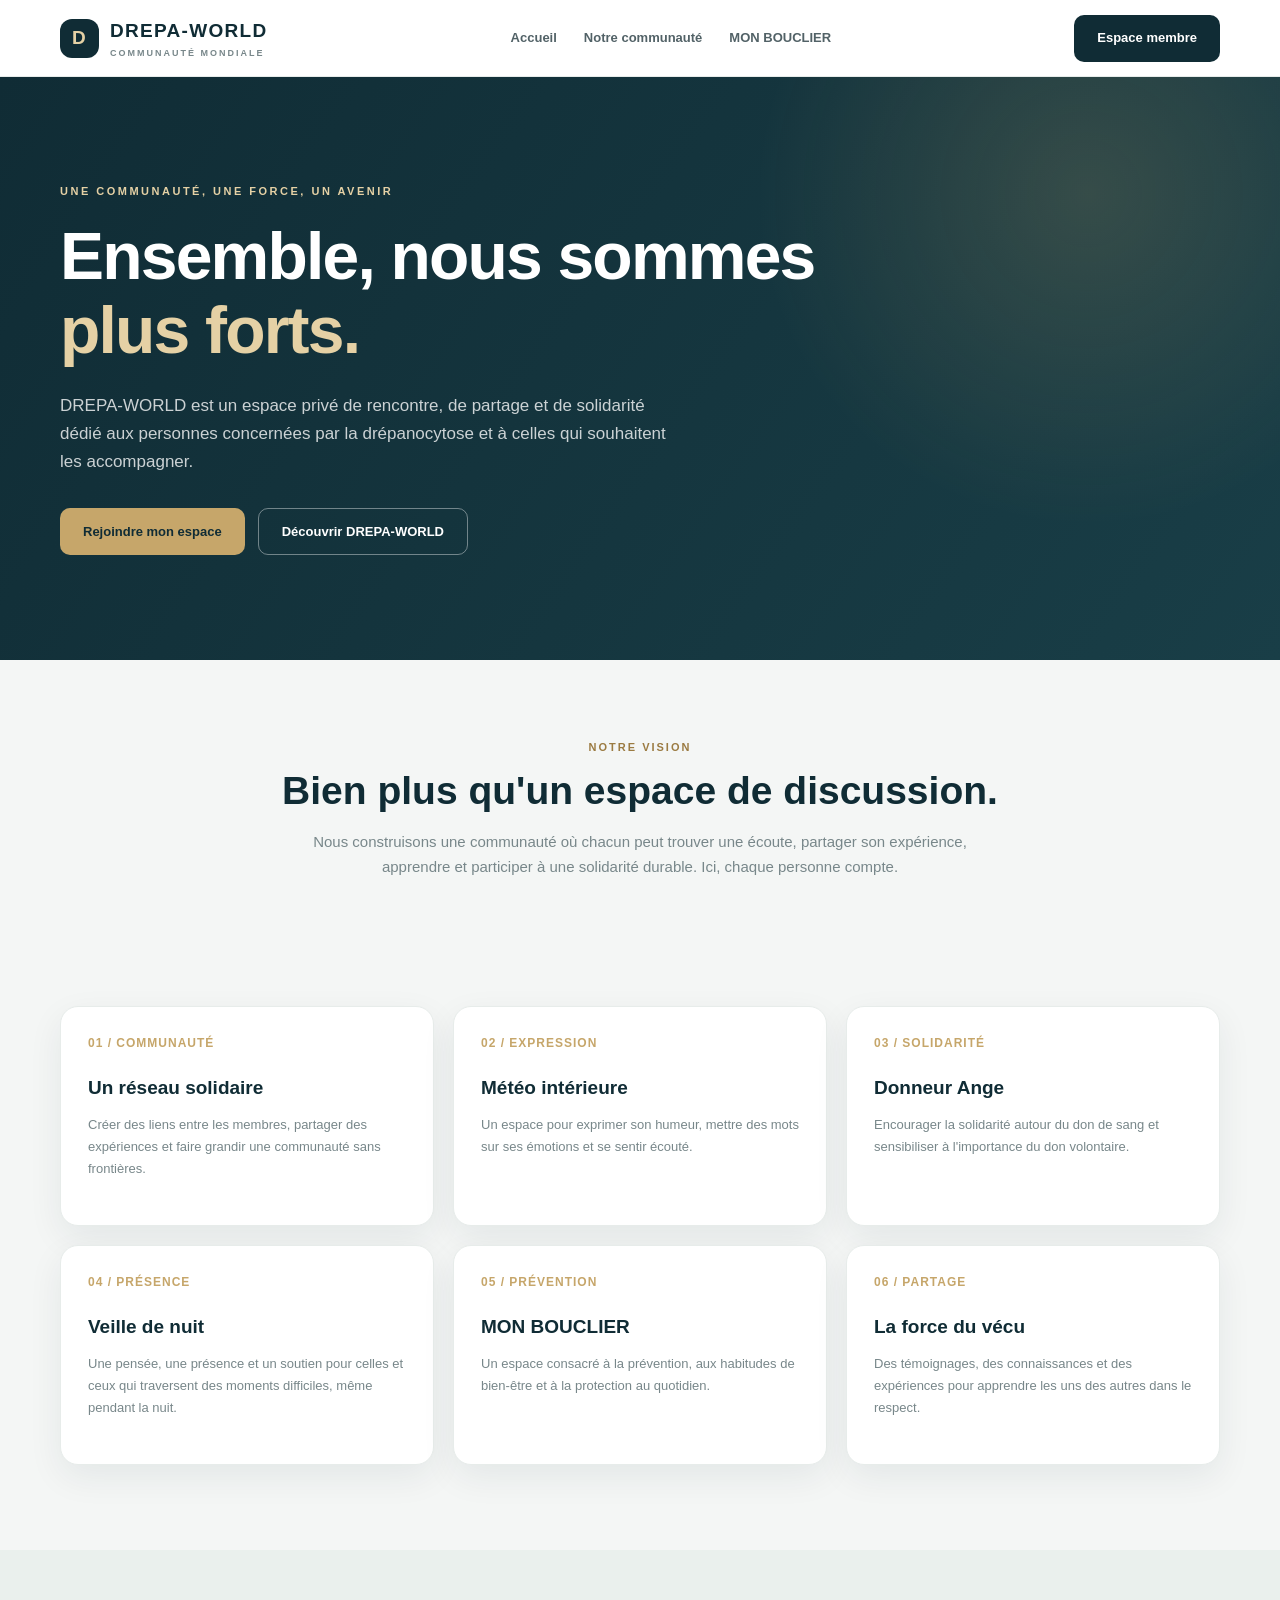
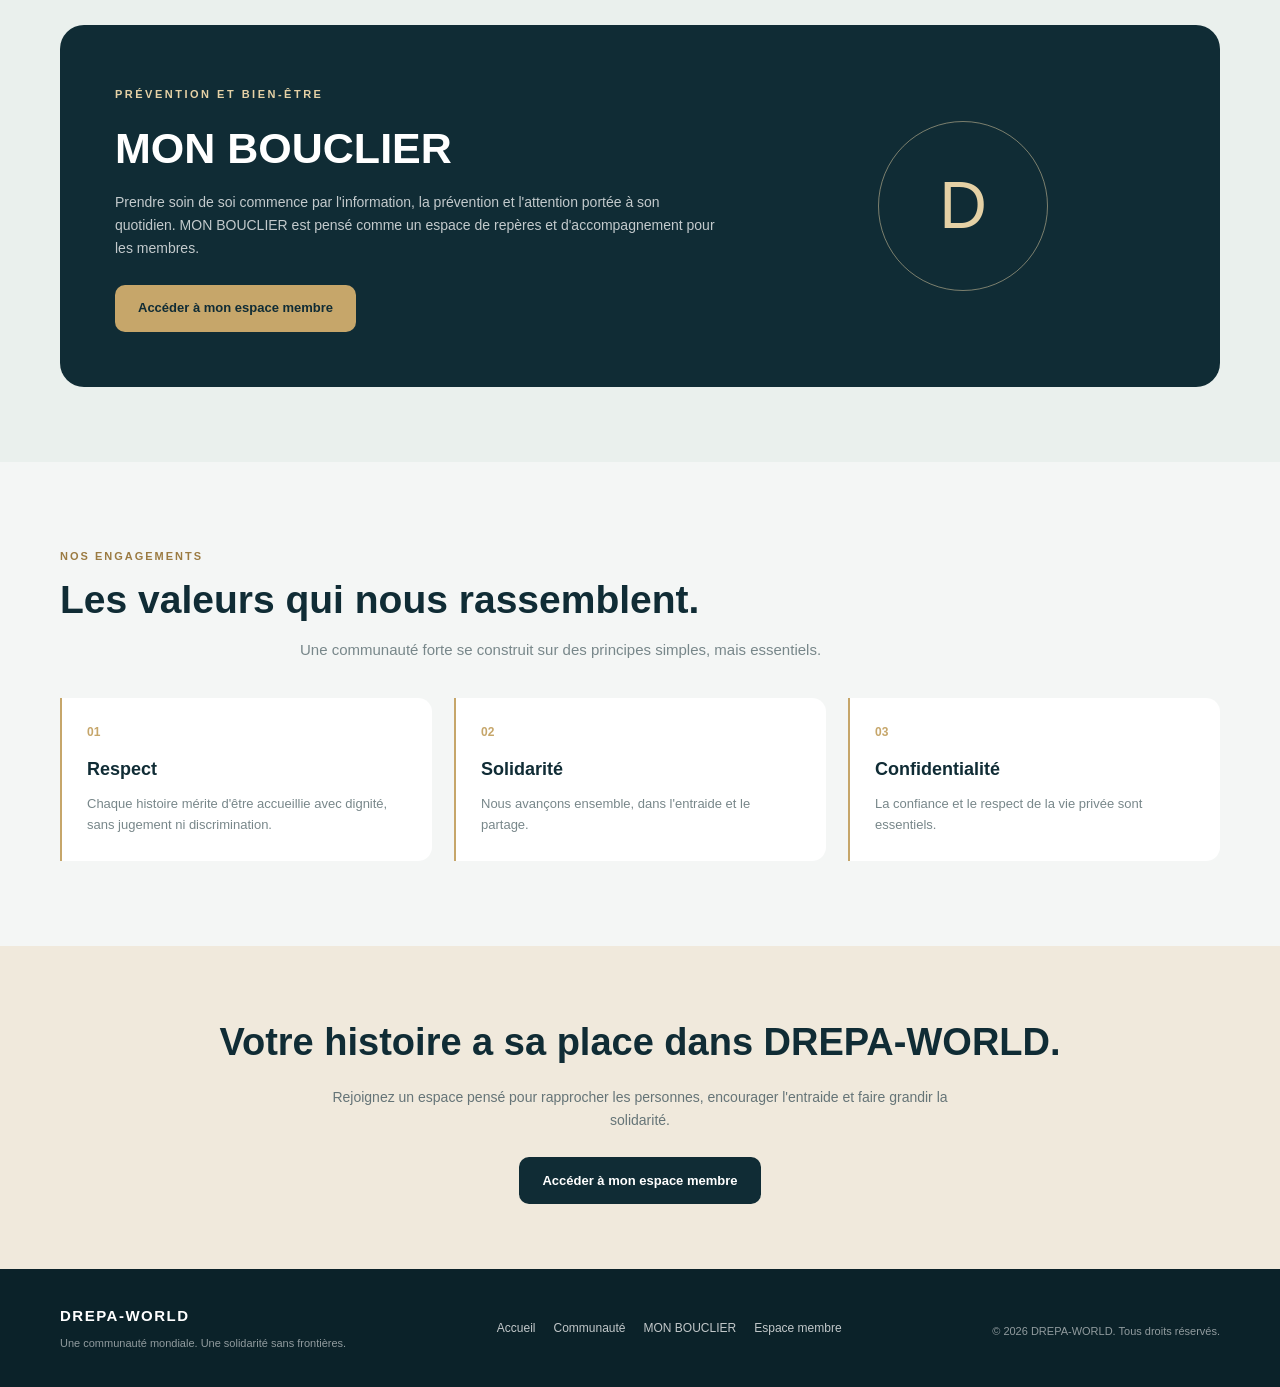
<file: index.html>
<!DOCTYPE html>
<html lang="fr">
<head>
  <meta charset="UTF-8">
  <meta name="viewport" content="width=device-width, initial-scale=1.0">
  <meta name="theme-color" content="#102c35">
  <meta name="description" content="DREPA-WORLD, une communauté privée dédiée à la solidarité, au partage et au soutien des personnes concernées par la drépanocytose.">
  <title>DREPA-WORLD | Ensemble, plus forts</title>

  <style>
    :root {
      --forest: #102c35;
      --forest-light: #193e47;
      --gold: #c6a66a;
      --gold-light: #e5d1a5;
      --cream: #f4f6f5;
      --white: #ffffff;
      --text: #203238;
      --muted: #78878a;
      --border: #e7ecea;
      --radius: 18px;
      --shadow: 0 12px 35px rgba(16, 44, 53, .07);
    }

    * {
      box-sizing: border-box;
      margin: 0;
      padding: 0;
    }

    html {
      scroll-behavior: smooth;
    }

    body {
      font-family: Arial, Helvetica, sans-serif;
      background: var(--cream);
      color: var(--text);
      line-height: 1.65;
    }

    a {
      color: inherit;
      text-decoration: none;
    }

    button {
      font: inherit;
    }

    .container {
      width: min(1160px, calc(100% - 40px));
      margin: auto;
    }

    .topbar {
      position: sticky;
      top: 0;
      z-index: 20;
      background: rgba(255, 255, 255, .96);
      border-bottom: 1px solid var(--border);
      backdrop-filter: blur(12px);
    }

    .topbar-inner {
      min-height: 76px;
      display: flex;
      align-items: center;
      justify-content: space-between;
      gap: 20px;
    }

    .brand {
      display: flex;
      align-items: center;
      gap: 11px;
      color: var(--forest);
      font-weight: 800;
      letter-spacing: 1.3px;
      font-size: 19px;
    }

    .brand-mark {
      width: 39px;
      height: 39px;
      border-radius: 12px;
      background: var(--forest);
      color: var(--gold-light);
      display: grid;
      place-items: center;
      font-size: 19px;
      font-weight: 800;
    }

    .brand small {
      display: block;
      font-size: 9px;
      color: var(--muted);
      letter-spacing: 2px;
      font-weight: 600;
    }

    .top-nav {
      display: flex;
      align-items: center;
      gap: 27px;
      font-size: 13px;
      font-weight: 600;
      color: #526267;
    }

    .top-nav a:hover {
      color: var(--gold);
    }

    .button {
      display: inline-flex;
      align-items: center;
      justify-content: center;
      min-height: 47px;
      padding: 0 23px;
      border: 0;
      border-radius: 10px;
      background: var(--gold);
      color: var(--forest);
      font-weight: 700;
      font-size: 13px;
      cursor: pointer;
      transition: .2s ease;
    }

    .button:hover {
      background: var(--gold-light);
      transform: translateY(-2px);
    }

    .button-dark {
      background: var(--forest);
      color: white;
    }

    .button-dark:hover {
      background: var(--forest-light);
      color: white;
    }

    .hero {
      background:
        radial-gradient(circle at 85% 20%, rgba(198,166,106,.18), transparent 28%),
        linear-gradient(125deg, #102c35, #193e47);
      color: white;
      padding: 100px 0 105px;
      overflow: hidden;
    }

    .hero-content {
      max-width: 760px;
    }

    .eyebrow {
      display: inline-block;
      color: var(--gold-light);
      font-size: 11px;
      font-weight: 700;
      letter-spacing: 2.5px;
      text-transform: uppercase;
      margin-bottom: 20px;
    }

    .hero h1 {
      font-size: clamp(38px, 6vw, 66px);
      line-height: 1.12;
      letter-spacing: -1.8px;
      margin-bottom: 24px;
    }

    .hero h1 span {
      color: var(--gold-light);
    }

    .hero p {
      max-width: 620px;
      color: rgba(255,255,255,.78);
      font-size: 17px;
      margin-bottom: 32px;
    }

    .hero-actions {
      display: flex;
      flex-wrap: wrap;
      gap: 13px;
    }

    .button-outline {
      border: 1px solid rgba(255,255,255,.4);
      color: white;
      background: transparent;
    }

    .button-outline:hover {
      background: rgba(255,255,255,.1);
    }

    .intro {
      padding: 78px 0 55px;
      text-align: center;
    }

    .section-label {
      color: #9b7b42;
      text-transform: uppercase;
      letter-spacing: 2px;
      font-size: 11px;
      font-weight: 800;
      margin-bottom: 12px;
    }

    .section-title {
      color: var(--forest);
      font-size: clamp(27px, 4vw, 39px);
      line-height: 1.2;
      margin-bottom: 15px;
    }

    .section-description {
      max-width: 680px;
      margin: auto;
      color: var(--muted);
      font-size: 15px;
    }

    .spaces {
      padding: 35px 0 85px;
    }

    .spaces-grid {
      display: grid;
      grid-template-columns: repeat(3, 1fr);
      gap: 19px;
      margin-top: 36px;
    }

    .space-card {
      background: white;
      border: 1px solid var(--border);
      border-radius: var(--radius);
      padding: 27px;
      min-height: 220px;
      box-shadow: var(--shadow);
      transition: transform .2s ease, border-color .2s ease;
    }

    .space-card:hover {
      transform: translateY(-4px);
      border-color: var(--gold);
    }

    .space-number {
      color: var(--gold);
      font-size: 12px;
      font-weight: 800;
      letter-spacing: 1px;
      margin-bottom: 19px;
    }

    .space-card h3 {
      color: var(--forest);
      font-size: 19px;
      margin-bottom: 10px;
    }

    .space-card p {
      color: var(--muted);
      font-size: 13px;
      line-height: 1.7;
    }

    .shield-section {
      padding: 75px 0;
      background: #eaf0ed;
    }

    .shield-panel {
      background: var(--forest);
      color: white;
      border-radius: 24px;
      padding: 55px;
      display: grid;
      grid-template-columns: 1.2fr .8fr;
      gap: 40px;
      align-items: center;
    }

    .shield-panel .eyebrow {
      color: var(--gold-light);
    }

    .shield-panel h2 {
      font-size: clamp(30px, 4vw, 43px);
      line-height: 1.2;
      margin-bottom: 17px;
    }

    .shield-panel p {
      color: rgba(255,255,255,.75);
      font-size: 14px;
      margin-bottom: 24px;
    }

    .shield-symbol {
      width: 170px;
      height: 170px;
      border: 1px solid rgba(229,209,165,.5);
      border-radius: 50%;
      display: grid;
      place-items: center;
      margin: auto;
      color: var(--gold-light);
      font-size: 66px;
      font-weight: 300;
    }

    .values {
      padding: 85px 0;
    }

    .values-grid {
      display: grid;
      grid-template-columns: repeat(3, 1fr);
      gap: 22px;
      margin-top: 35px;
    }

    .value-item {
      padding: 25px;
      border-left: 2px solid var(--gold);
      background: white;
      border-radius: 0 14px 14px 0;
    }

    .value-number {
      color: var(--gold);
      font-size: 12px;
      font-weight: 800;
      margin-bottom: 12px;
    }

    .value-item h3 {
      color: var(--forest);
      margin-bottom: 8px;
      font-size: 18px;
    }

    .value-item p {
      color: var(--muted);
      font-size: 13px;
    }

    .final-cta {
      background: #f0e9dc;
      padding: 65px 20px;
      text-align: center;
    }

    .final-cta h2 {
      color: var(--forest);
      font-size: clamp(26px, 4vw, 38px);
      margin-bottom: 13px;
    }

    .final-cta p {
      max-width: 620px;
      margin: 0 auto 25px;
      color: #657477;
      font-size: 14px;
    }

    footer {
      background: #0b2229;
      color: white;
      padding: 35px 0;
    }

    .footer-inner {
      display: flex;
      align-items: center;
      justify-content: space-between;
      flex-wrap: wrap;
      gap: 22px;
    }

    .footer-brand {
      font-weight: 800;
      letter-spacing: 1.5px;
      font-size: 15px;
    }

    .footer-copy {
      color: rgba(255,255,255,.55);
      font-size: 11px;
      margin-top: 5px;
    }

    .footer-links {
      display: flex;
      flex-wrap: wrap;
      gap: 18px;
      font-size: 12px;
      color: rgba(255,255,255,.75);
    }

    .footer-links a:hover {
      color: var(--gold-light);
    }

    @media (max-width: 850px) {
      .top-nav {
        gap: 14px;
      }

      .spaces-grid {
        grid-template-columns: repeat(2, 1fr);
      }

      .shield-panel {
        padding: 38px;
      }
    }

    @media (max-width: 620px) {
      .container {
        width: min(100% - 30px, 1160px);
      }

      .topbar-inner {
        min-height: 68px;
      }

      .brand {
        font-size: 16px;
      }

      .top-nav {
        display: none;
      }

      .topbar .button {
        min-height: 41px;
        padding: 0 14px;
        font-size: 11px;
      }

      .hero {
        padding: 75px 0;
      }

      .hero h1 {
        font-size: 39px;
      }

      .hero p {
        font-size: 15px;
      }

      .intro {
        padding: 60px 0 35px;
      }

      .spaces-grid {
        grid-template-columns: 1fr;
        gap: 13px;
      }

      .space-card {
        min-height: auto;
        padding: 23px;
      }

      .shield-panel {
        grid-template-columns: 1fr;
        padding: 30px 24px;
        text-align: center;
      }

      .shield-symbol {
        width: 120px;
        height: 120px;
        font-size: 48px;
      }

      .values {
        padding: 60px 0;
      }

      .values-grid {
        grid-template-columns: 1fr;
        gap: 13px;
      }

      .footer-inner {
        flex-direction: column;
        align-items: flex-start;
      }

      .footer-links {
        gap: 13px;
      }
    }
  </style>
</head>

<body>

  <header class="topbar">
    <div class="container topbar-inner">

      <a href="#accueil" class="brand">
        <span class="brand-mark">D</span>
        <span>
          DREPA-WORLD
          <small>COMMUNAUTÉ MONDIALE</small>
        </span>
      </a>

      <nav class="top-nav" aria-label="Navigation principale">
        <a href="#accueil">Accueil</a>
        <a href="#communaute">Notre communauté</a>
        <a href="#bouclier">MON BOUCLIER</a>
      </nav>

      <a href="connexion.html" class="button button-dark">
        Espace membre
      </a>

    </div>
  </header>

  <main>

    <section class="hero" id="accueil">
      <div class="container">
        <div class="hero-content">

          <span class="eyebrow">Une communauté, une force, un avenir</span>

          <h1>
            Ensemble, nous sommes <span>plus forts.</span>
          </h1>

          <p>
            DREPA-WORLD est un espace privé de rencontre,
            de partage et de solidarité dédié aux personnes
            concernées par la drépanocytose et à celles qui
            souhaitent les accompagner.
          </p>

          <div class="hero-actions">
            <a href="connexion.html" class="button">
              Rejoindre mon espace
            </a>

            <a href="#communaute" class="button button-outline">
              Découvrir DREPA-WORLD
            </a>
          </div>

        </div>
      </div>
    </section>

    <section class="intro" id="communaute">
      <div class="container">

        <div class="section-label">Notre vision</div>

        <h2 class="section-title">
          Bien plus qu'un espace de discussion.
        </h2>

        <p class="section-description">
          Nous construisons une communauté où chacun peut
          trouver une écoute, partager son expérience,
          apprendre et participer à une solidarité durable.
          Ici, chaque personne compte.
        </p>

      </div>
    </section>

    <section class="spaces">
      <div class="container">

        <div class="spaces-grid">

          <article class="space-card">
            <div class="space-number">01 / COMMUNAUTÉ</div>
            <h3>Un réseau solidaire</h3>
            <p>
              Créer des liens entre les membres, partager
              des expériences et faire grandir une communauté
              sans frontières.
            </p>
          </article>

          <article class="space-card">
            <div class="space-number">02 / EXPRESSION</div>
            <h3>Météo intérieure</h3>
            <p>
              Un espace pour exprimer son humeur, mettre
              des mots sur ses émotions et se sentir écouté.
            </p>
          </article>

          <article class="space-card">
            <div class="space-number">03 / SOLIDARITÉ</div>
            <h3>Donneur Ange</h3>
            <p>
              Encourager la solidarité autour du don de sang
              et sensibiliser à l'importance du don volontaire.
            </p>
          </article>

          <article class="space-card">
            <div class="space-number">04 / PRÉSENCE</div>
            <h3>Veille de nuit</h3>
            <p>
              Une pensée, une présence et un soutien
              pour celles et ceux qui traversent des moments
              difficiles, même pendant la nuit.
            </p>
          </article>

          <article class="space-card">
            <div class="space-number">05 / PRÉVENTION</div>
            <h3>MON BOUCLIER</h3>
            <p>
              Un espace consacré à la prévention,
              aux habitudes de bien-être et à la protection
              au quotidien.
            </p>
          </article>

          <article class="space-card">
            <div class="space-number">06 / PARTAGE</div>
            <h3>La force du vécu</h3>
            <p>
              Des témoignages, des connaissances et des
              expériences pour apprendre les uns des autres
              dans le respect.
            </p>
          </article>

        </div>
      </div>
    </section>

    <section class="shield-section" id="bouclier">
      <div class="container">

        <div class="shield-panel">

          <div>
            <span class="eyebrow">Prévention et bien-être</span>

            <h2>MON BOUCLIER</h2>

            <p>
              Prendre soin de soi commence par l'information,
              la prévention et l'attention portée à son quotidien.
              MON BOUCLIER est pensé comme un espace de repères
              et d'accompagnement pour les membres.
            </p>

            <a href="connexion.html" class="button">
              Accéder à mon espace membre
            </a>
          </div>

          <div class="shield-symbol" aria-hidden="true">
            D
          </div>

        </div>
      </div>
    </section>

    <section class="values">
      <div class="container">

        <div class="section-label">Nos engagements</div>

        <h2 class="section-title">
          Les valeurs qui nous rassemblent.
        </h2>

        <p class="section-description">
          Une communauté forte se construit sur des principes
          simples, mais essentiels.
        </p>

        <div class="values-grid">

          <article class="value-item">
            <div class="value-number">01</div>
            <h3>Respect</h3>
            <p>
              Chaque histoire mérite d'être accueillie
              avec dignité, sans jugement ni discrimination.
            </p>
          </article>

          <article class="value-item">
            <div class="value-number">02</div>
            <h3>Solidarité</h3>
            <p>
              Nous avançons ensemble, dans l'entraide
              et le partage.
            </p>
          </article>

          <article class="value-item">
            <div class="value-number">03</div>
            <h3>Confidentialité</h3>
            <p>
              La confiance et le respect de la vie privée
              sont essentiels.
            </p>
          </article>

        </div>
      </div>
    </section>

    <section class="final-cta">
      <div class="container">

        <h2>Votre histoire a sa place dans DREPA-WORLD.</h2>

        <p>
          Rejoignez un espace pensé pour rapprocher les personnes,
          encourager l'entraide et faire grandir la solidarité.
        </p>

        <a href="connexion.html" class="button button-dark">
          Accéder à mon espace membre
        </a>

      </div>
    </section>

  </main>

  <footer>
    <div class="container footer-inner">

      <div>
        <div class="footer-brand">DREPA-WORLD</div>
        <p class="footer-copy">
          Une communauté mondiale. Une solidarité sans frontières.
        </p>
      </div>

      <nav class="footer-links" aria-label="Navigation de pied de page">
        <a href="#accueil">Accueil</a>
        <a href="#communaute">Communauté</a>
        <a href="#bouclier">MON BOUCLIER</a>
        <a href="connexion.html">Espace membre</a>
      </nav>

      <p class="footer-copy">
        © <span id="currentYear"></span> DREPA-WORLD. Tous droits réservés.
      </p>

    </div>
  </footer>

  <script>
    document.getElementById("currentYear").textContent =
      new Date().getFullYear();
  </script>

</body>
  </html>
</file>
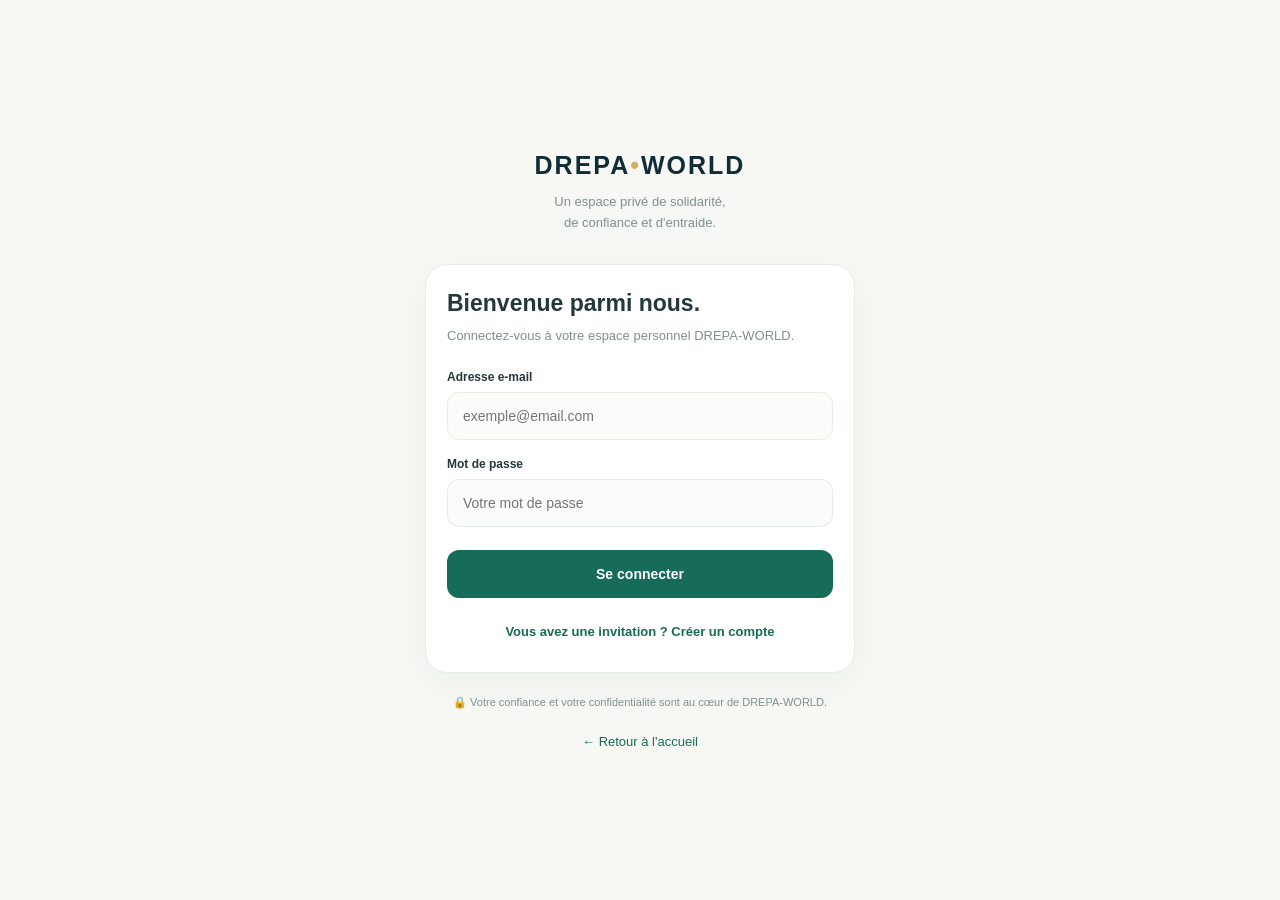
<file: connexion.html>
<!DOCTYPE html>
<html lang="fr">
<head>
<meta charset="UTF-8">
<meta name="viewport" content="width=device-width, initial-scale=1.0">
<meta name="theme-color" content="#102c35">
<title>Connexion | DREPA-WORLD</title>

<style>
:root {
  --deep:#102c35;
  --green:#176b59;
  --gold:#d6ad68;
  --cream:#f7f8f4;
  --text:#24383a;
  --muted:#82908d;
  --border:#e5ebe7;
}
* {box-sizing:border-box;margin:0;padding:0}
body {
  min-height:100vh;
  background:var(--cream);
  font-family:Arial,sans-serif;
  color:var(--text);
  display:flex;
  justify-content:center;
  align-items:center;
  padding:24px 18px;
}
.container {width:100%;max-width:430px}
.logo {
  text-align:center;
  font-size:25px;
  font-weight:800;
  letter-spacing:2px;
  color:var(--deep);
}
.logo span {color:var(--gold)}
.subtitle {
  text-align:center;
  color:var(--muted);
  font-size:13px;
  margin-top:12px;
  line-height:1.6;
}
.card {
  margin-top:30px;
  background:white;
  padding:25px 21px;
  border:1px solid var(--border);
  border-radius:22px;
  box-shadow:0 12px 35px #102c350a;
}
h1 {font-size:23px;margin-bottom:9px}
.description {
  color:var(--muted);
  font-size:13px;
  line-height:1.6;
  margin-bottom:24px;
}
label {
  display:block;
  font-size:12px;
  font-weight:bold;
  margin:17px 0 8px;
}
input {
  width:100%;
  padding:15px;
  border:1px solid var(--border);
  border-radius:12px;
  background:#fbfcfa;
  font-size:14px;
  outline:none;
}
input:focus {border-color:var(--green)}
.submit {
  width:100%;
  margin-top:23px;
  padding:16px;
  border:0;
  border-radius:12px;
  background:var(--green);
  color:white;
  font-size:14px;
  font-weight:bold;
}
.submit:disabled {opacity:.6}
.switch {
  display:block;
  width:100%;
  margin-top:18px;
  background:none;
  border:0;
  color:var(--green);
  font-weight:bold;
  font-size:13px;
  padding:8px;
}
.security {
  text-align:center;
  margin-top:20px;
  font-size:11px;
  line-height:1.7;
  color:var(--muted);
}
.back {
  display:block;
  text-align:center;
  margin-top:22px;
  color:var(--green);
  font-size:13px;
  text-decoration:none;
}
.message {
  display:none;
  margin-top:15px;
  background:#fff5e8;
  color:#795321;
  border-radius:10px;
  padding:13px;
  font-size:12px;
  line-height:1.6;
}
.message.show {display:block}
.form {display:none}
.form.active {display:block}
</style>
</head>

<body>
<div class="container">

  <div class="logo">DREPA<span>•</span>WORLD</div>

  <p class="subtitle">
    Un espace privé de solidarité,<br>
    de confiance et d'entraide.
  </p>

  <div class="card">

    <section class="form active" id="loginForm">
      <h1>Bienvenue parmi nous.</h1>
      <p class="description">
        Connectez-vous à votre espace personnel DREPA-WORLD.
      </p>

      <form id="loginFormElement">
        <label for="email">Adresse e-mail</label>
        <input id="email" type="email"
          placeholder="exemple@email.com" required>

        <label for="password">Mot de passe</label>
        <input id="password" type="password"
          placeholder="Votre mot de passe" required>

        <button class="submit" type="submit">
          Se connecter
        </button>
      </form>

      <button class="switch" type="button"
        onclick="changeForm('register')">
        Vous avez une invitation ? Créer un compte
      </button>
    </section>

    <section class="form" id="registerForm">
      <h1>Votre invitation précieuse.</h1>
      <p class="description">
        DREPA-WORLD accueille ses membres sur invitation
        uniquement. Saisissez votre code personnel.
      </p>

      <form id="registerFormElement">
        <label for="code">Code d'invitation</label>
        <input id="code" type="text"
          placeholder="Votre code d'invitation" required>

        <label for="name">Nom complet (privé)</label>
        <input id="name" type="text"
          placeholder="Votre nom complet" required>

        <label for="username">Choisir un pseudonyme public</label>
        <input id="username" type="text"
          placeholder="Ex. Espoir_2026"
          minlength="3"
          maxlength="20"
          pattern="[A-Za-z0-9_]+"
          title="Lettres, chiffres et tiret bas uniquement"
          required>

        <label for="newEmail">Adresse e-mail</label>
        <input id="newEmail" type="email"
          placeholder="exemple@email.com" required>

        <label for="newPassword">Créer un mot de passe</label>
        <input id="newPassword" type="password"
          minlength="10" maxlength="128"
          placeholder="10 caractères minimum" required>

        <button class="submit" type="submit">
          Créer mon compte
        </button>
      </form>

      <button class="switch" type="button"
        onclick="changeForm('login')">
        Déjà membre ? Se connecter
      </button>
    </section>

    <div class="message" id="message" role="status"></div>
  </div>

  <p class="security">
    🔒 Votre confiance et votre confidentialité sont
    au cœur de DREPA-WORLD.
  </p>

  <a href="index.html" class="back">
    ← Retour à l'accueil
  </a>

</div>

<script>
const API = "https://drepa-world-api.kchristezechieljunior.workers.dev";

function changeForm(type) {
  document.getElementById('loginForm').classList.toggle(
    'active', type === 'login'
  );

  document.getElementById('registerForm').classList.toggle(
    'active', type === 'register'
  );

  hideMessage();
}

function showMessage(text) {
  const message = document.getElementById('message');
  message.textContent = text;
  message.classList.add('show');
}

function hideMessage() {
  document.getElementById('message').classList.remove('show');
}

async function sendRequest(path, data) {
  let response;

  try {
    response = await fetch(API + path, {
      method: 'POST',
      credentials: 'include',
      headers: {
        'Content-Type': 'application/json'
      },
      body: JSON.stringify(data)
    });
  } catch (error) {
    throw new Error(
      "Impossible de contacter le serveur. Vérifiez la connexion et l'adresse autorisée."
    );
  }

  let result;

  try {
    result = await response.json();
  } catch {
    throw new Error("Le serveur a envoyé une réponse invalide.");
  }

  if (!response.ok || !result.success) {
    throw new Error(result.error || "Une erreur est survenue.");
  }

  return result;
}

// Connexion
document.getElementById('loginFormElement')
.addEventListener('submit', async function(event) {
  event.preventDefault();

  const button = this.querySelector('button[type="submit"]');
  button.disabled = true;
  button.textContent = "Connexion en cours...";

  try {
    const result = await sendRequest('/login', {
      email: document.getElementById('email').value.trim(),
      password: document.getElementById('password').value
    });

    window.location.href = "espace.html";
  } catch (error) {
    showMessage(error.message);
  } finally {
    button.disabled = false;
    button.textContent = "Se connecter";
  }
});

// Inscription
document.getElementById('registerFormElement')
.addEventListener('submit', async function(event) {
  event.preventDefault();

  const button = this.querySelector('button[type="submit"]');
  button.disabled = true;
  button.textContent = "Création en cours...";

  try {
    const result = await sendRequest('/register', {
      invitationCode: document.getElementById('code').value.trim(),
      name: document.getElementById('name').value.trim(),
      username: document.getElementById('username').value.trim(),
      email: document.getElementById('newEmail').value.trim(),
      password: document.getElementById('newPassword').value
    });

    this.reset();
    changeForm('login');
    showMessage(result.message + " Vous pouvez maintenant vous connecter.");

  } catch (error) {
    showMessage(error.message);
  } finally {
    button.disabled = false;
    button.textContent = "Créer mon compte";
  }
});
</script>

</body>
  </html>
</file>
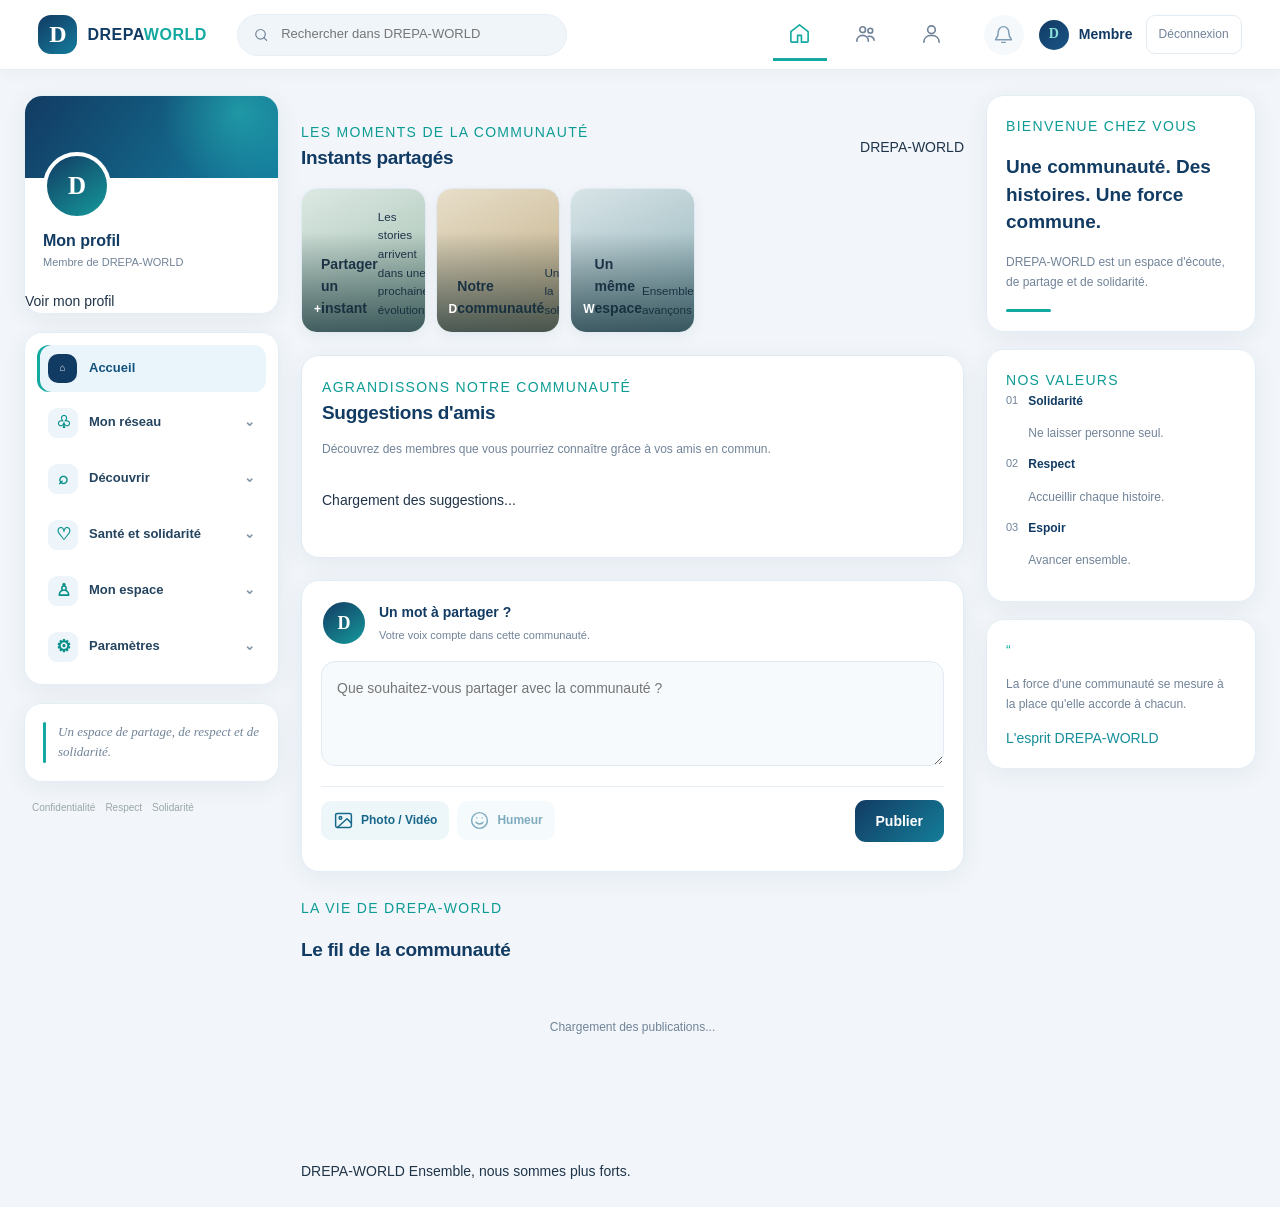
<file: espace.html>
<!DOCTYPE html>
<html lang="fr">
<head>
  <meta charset="UTF-8">
  <meta name="viewport" content="width=device-width, initial-scale=1.0">
  <meta name="theme-color" content="#102c35">
  <meta name="description" content="DREPA-WORLD, une communauté de solidarité et de partage.">
  <title>Mon espace | DREPA-WORLD</title>
  <link rel="stylesheet" href="css/espace.css">
</head>

<body>

<div class="mobile-menu-backdrop" id="mobileMenuBackdrop"></div>

<header class="topbar">
  <div class="topbar-left">
    <button
      type="button"
      class="mobile-menu-toggle"
      id="mobileMenuToggle"
      aria-label="Ouvrir le menu"
      aria-controls="leftSidebar"
      aria-expanded="false"
    >☰</button>

    <a href="index.html" class="brand">
      <span class="brand-mark">D</span>
      <span class="brand-name">DREPA<span>WORLD</span></span>
    </a>

    <div class="header-search">
      <svg viewBox="0 0 24 24" aria-hidden="true">
        <circle cx="11" cy="11" r="7"></circle>
        <path d="m20 20-4-4"></path>
      </svg>
      <input type="search" placeholder="Rechercher dans DREPA-WORLD" aria-label="Rechercher">
    </div>
  </div>

  <nav class="top-navigation" aria-label="Navigation principale">
    <a href="#feed" class="top-nav-item active" aria-label="Accueil" title="Accueil">
      <svg viewBox="0 0 24 24"><path d="m3 10 9-7 9 7v10a1 1 0 0 1-1 1h-6v-7h-4v7H4a1 1 0 0 1-1-1z"></path></svg>
    </a>

    <a href="#friendSuggestionsSection" class="top-nav-item" aria-label="Communauté" title="Communauté">
      <svg viewBox="0 0 24 24"><circle cx="9" cy="8" r="3"></circle><circle cx="17" cy="9" r="2.5"></circle><path d="M3 20c0-3.5 2.5-6 6-6s6 2.5 6 6M15 15c3.5-.5 6 1.5 6 4"></path></svg>
    </a>

    <a href="profil.html" class="top-nav-item" aria-label="Profil" title="Profil">
      <svg viewBox="0 0 24 24"><circle cx="12" cy="8" r="4"></circle><path d="M4 21c0-4.2 3.2-7 8-7s8 2.8 8 7"></path></svg>
    </a>
  </nav>

  <div class="topbar-actions">
    

    <button class="header-icon" type="button" aria-label="Notifications" disabled>
      <svg viewBox="0 0 24 24"><path d="M18 9a6 6 0 0 0-12 0c0 7-3 7-3 9h18c0-2-3-2-3-9M10 21h4"></path></svg>
    </button>

    <div class="top-profile">
      <span class="avatar avatar-small" id="myAvatar">D</span>
      <span id="myUsername">Membre</span>
    </div>

    <button id="logoutButton" class="logout-button" type="button">Déconnexion</button>
  </div>
</header>

<main class="main-content">

  <!-- BARRE LATÉRALE GAUCHE -->
  <aside class="sidebar left-sidebar" id="leftSidebar">

    <section class="sidebar-profile">
      <div class="sidebar-cover"></div>
      <span class="avatar sidebar-avatar" id="sidebarAvatar">D</span>

      <div class="sidebar-profile-info">
        <strong id="sidebarUsername">Mon profil</strong>
        <span>Membre de DREPA-WORLD</span>
      </div>

      <a href="profil.html" class="profile-button profile-button-secondary">
        Voir mon profil
      </a>
    </section>

    <nav class="sidebar-nav" aria-label="Navigation de l'espace membre">

      <a href="#feed" class="sidebar-link active" data-nav="feed">
        <span class="nav-symbol">⌂</span>
        <span>Accueil</span>
      </a>

      <details class="menu-group">
        <summary>
          <span class="menu-group-icon">♧</span>
          <span>Mon réseau</span>
          <span class="menu-arrow">⌄</span>
        </summary>

        <div class="menu-subitems">
          <span>Mes amis <small>Bientôt</small></span>
          <span>Demandes d'amitié <small>Bientôt</small></span>
          <a href="#friendSuggestionsSection">Suggestions d'amis</a>
          <span>Abonnements <small>Bientôt</small></span>
          <span>Messages <small>Bientôt</small></span>
          <span>Notifications <small>Bientôt</small></span>
        </div>
      </details>

      <details class="menu-group">
        <summary>
          <span class="menu-group-icon">⌕</span>
          <span>Découvrir</span>
          <span class="menu-arrow">⌄</span>
        </summary>

        <div class="menu-subitems">
          <span>Communauté <small>Bientôt</small></span>
          <span>Groupes <small>Bientôt</small></span>
          <span>Pages <small>Bientôt</small></span>
          <span>Recherche <small>Bientôt</small></span>
          <span>Tendances et hashtags <small>Bientôt</small></span>
        </div>
      </details>

      <details class="menu-group">
        <summary>
          <span class="menu-group-icon">♡</span>
          <span>Santé et solidarité</span>
          <span class="menu-arrow">⌄</span>
        </summary>

        <div class="menu-subitems">
          <span>MON BOUCLIER VITAL <small>Bientôt</small></span>
          <span>Météo intérieure <small>Bientôt</small></span>
          <span>Donneur Ange <small>Bientôt</small></span>
          <span>Veille de nuit <small>Bientôt</small></span>
          <span>Suivi santé et hydratation <small>Bientôt</small></span>
          <span>La force du vécu <small>Bientôt</small></span>
          <span>SOLIDARITÉS <small>Bientôt</small></span>
          <span>SOS SANG <small>Bientôt</small></span>
        </div>
      </details>

      <details class="menu-group">
        <summary>
          <span class="menu-group-icon">♙</span>
          <span>Mon espace</span>
          <span class="menu-arrow">⌄</span>
        </summary>

        <div class="menu-subitems">
          <a href="profil.html">Mon profil</a>
          <a href="profil.html#personalSection">Informations personnelles</a>
          <a href="profil.html#workSection">Expériences professionnelles</a>
          <a href="profil.html#educationSection">Formations</a>
          <a href="profil.html#interestsSection">Loisirs et intérêts</a>
          <span>Mes photos et vidéos <small>Bientôt</small></span>
        </div>
      </details>

      <details class="menu-group">
        <summary>
          <span class="menu-group-icon">⚙</span>
          <span>Paramètres</span>
          <span class="menu-arrow">⌄</span>
        </summary>

        <div class="menu-subitems">
          <span>Confidentialité <small>Bientôt</small></span>
          <span>Sécurité <small>Bientôt</small></span>
          <span>Notifications <small>Bientôt</small></span>
          <span>Gestion du compte <small>Bientôt</small></span>
        </div>
      </details>

    </nav>

    <div class="sidebar-note">
      <span class="note-line"></span>
      <p>Un espace de partage, de respect et de solidarité.</p>
    </div>

    <div class="sidebar-footer">
      <span>Confidentialité</span>
      <span>Respect</span>
      <span>Solidarité</span>
    </div>

  </aside>

  <!-- CONTENU CENTRAL -->
  <section class="feed-column" id="feedColumn">

    <!-- STORIES -->
    <section class="stories-section">
      <div class="section-heading">
        <div>
          <span class="eyebrow">LES MOMENTS DE LA COMMUNAUTÉ</span>
          <h2>Instants partagés</h2>
        </div>
        <span class="section-caption">DREPA-WORLD</span>
      </div>

      <div class="stories-list">
        <div class="story-card story-add">
          <div class="story-add-visual"><span>+</span></div>
          <strong>Partager un instant</strong>
          <small>Les stories arrivent dans une prochaine évolution</small>
        </div>

        <div class="story-card story-message">
          <div class="story-visual"><span class="story-letter">D</span></div>
          <strong>Notre communauté</strong>
          <small>Unis par la solidarité</small>
        </div>

        <div class="story-card story-message second-story">
          <div class="story-visual"><span class="story-letter">W</span></div>
          <strong>Un même espace</strong>
          <small>Ensemble, avançons</small>
        </div>
      </div>
    </section>

    <!-- SUGGESTIONS D'AMIS -->
    <section class="friend-suggestions-section card" id="friendSuggestionsSection">
      <div class="section-heading">
        <div>
          <span class="eyebrow">AGRANDISSONS NOTRE COMMUNAUTÉ</span>
          <h2>Suggestions d'amis</h2>
        </div>
      </div>

      <p class="friend-suggestions-intro">
        Découvrez des membres que vous pourriez connaître grâce à vos amis en commun.
      </p>

      <div id="friendSuggestionsList" aria-live="polite">
        <p>Chargement des suggestions...</p>
      </div>

      <p id="friendSuggestionsMessage" aria-live="polite"></p>
    </section>

    <!-- CRÉATION DE PUBLICATION -->
    <section class="composer card">

      <div class="composer-heading">
        <span class="avatar composer-avatar" id="composerAvatar">D</span>

        <div>
          <strong>Un mot à partager ?</strong>
          <span>Votre voix compte dans cette communauté.</span>
        </div>
      </div>

      <form id="postForm">
        <label class="visually-hidden" for="postContent">Votre publication</label>

        <textarea
          id="postContent"
          name="content"
          placeholder="Que souhaitez-vous partager avec la communauté ?"
          required
          maxlength="5000"
        ></textarea>

        <div class="selected-media-row" id="selectedMediaName" aria-live="polite"></div>

        <div class="composer-actions">
          <div class="composer-tools">

            <label class="composer-tool" for="mediaInput">
              <svg viewBox="0 0 24 24">
                <rect x="3" y="4" width="18" height="16" rx="2"></rect>
                <circle cx="8.5" cy="9" r="1.5"></circle>
                <path d="m21 15-5-5L5 20"></path>
              </svg>
              <span>Photo / Vidéo</span>
            </label>

            <input
              type="file"
              id="mediaInput"
              accept="image/jpeg,image/png,image/webp,image/gif,video/mp4,video/webm,video/quicktime"
              hidden
            >

            <button type="button" class="composer-tool" disabled>
              <svg viewBox="0 0 24 24">
                <circle cx="12" cy="12" r="9"></circle>
                <path d="M8 14s1.5 2 4 2 4-2 4-2M9 9h.01M15 9h.01"></path>
              </svg>
              <span>Humeur</span>
            </button>

          </div>

          <button type="button" id="removeMediaButton" class="remove-media-button" hidden>
            Retirer
          </button>

          <button type="submit" id="publishButton" class="publish-button">
            Publier
          </button>
        </div>

        <p id="formMessage" class="form-message" aria-live="polite"></p>
        <div id="mediaSelection"></div>
      </form>

    </section>

    <!-- FIL D'ACTUALITÉ -->
    <section class="feed-section">

      <div class="feed-section-heading">
        <div>
          <span class="eyebrow">LA VIE DE DREPA-WORLD</span>
          <h2>Le fil de la communauté</h2>
        </div>
      </div>

      <div id="feedList" class="feed-list">
        <div id="feedLoading" class="feed-loading">
          Chargement des publications...
        </div>

        <!-- Identifiant utilisé par feed.js -->
        <div id="feed"></div>

        <div id="feedSentinel"></div>
      </div>

      <button type="button" id="loadMoreButton" class="load-more-button" hidden>
        Voir plus de publications
      </button>

      <p id="feedStatus" class="feed-status" aria-live="polite"></p>

    </section>

    <footer class="main-footer">
      <span>DREPA-WORLD</span>
      <span>Ensemble, nous sommes plus forts.</span>
      <span id="currentYear"></span>
    </footer>

  </section>

  <!-- BARRE LATÉRALE DROITE -->
  <aside class="sidebar right-sidebar">

    <section class="welcome-card">
      <span class="eyebrow">BIENVENUE CHEZ VOUS</span>
      <h2>Une communauté. Des histoires. Une force commune.</h2>
      <p>DREPA-WORLD est un espace d'écoute, de partage et de solidarité.</p>
      <div class="welcome-line"></div>
    </section>

    <section class="right-info-card">
      <span class="eyebrow">NOS VALEURS</span>

      <div class="value-item">
        <span class="value-number">01</span>
        <div>
          <strong>Solidarité</strong>
          <p>Ne laisser personne seul.</p>
        </div>
      </div>

      <div class="value-item">
        <span class="value-number">02</span>
        <div>
          <strong>Respect</strong>
          <p>Accueillir chaque histoire.</p>
        </div>
      </div>

      <div class="value-item">
        <span class="value-number">03</span>
        <div>
          <strong>Espoir</strong>
          <p>Avancer ensemble.</p>
        </div>
      </div>
    </section>

    <section class="right-quote-card">
      <span class="quote-mark">“</span>
      <p>La force d'une communauté se mesure à la place qu'elle accorde à chacun.</p>
      <span class="quote-signature">L'esprit DREPA-WORLD</span>
    </section>

  </aside>

</main>

<!-- NAVIGATION MOBILE -->
<nav class="mobile-nav" aria-label="Navigation mobile">

  <a href="#feed" class="mobile-nav-link active" aria-label="Accueil">
    <svg viewBox="0 0 24 24">
      <path d="m3 10 9-7 9 7v10a1 1 0 0 1-1 1h-6v-7h-4v7H4a1 1 0 0 1-1-1z"></path>
    </svg>
    <span>Accueil</span>
  </a>

  <a
    href="#postContent"
    class="mobile-nav-link"
    aria-label="Publier"
    onclick="document.getElementById('postContent').focus()"
  >
    <svg viewBox="0 0 24 24">
      <path d="M12 5v14M5 12h14"></path>
    </svg>
    <span>Publier</span>
  </a>

  <a href="profil.html" class="mobile-nav-link" aria-label="Profil">
    <svg viewBox="0 0 24 24">
      <circle cx="12" cy="8" r="4"></circle>
      <path d="M4 21c0-4.2 3.2-7 8-7s8 2.8 8 7"></path>
    </svg>
    <span>Profil</span>
  </a>

</nav>

<script type="module" src="js/espace.js"></script>

</body>
  </html>
</file>
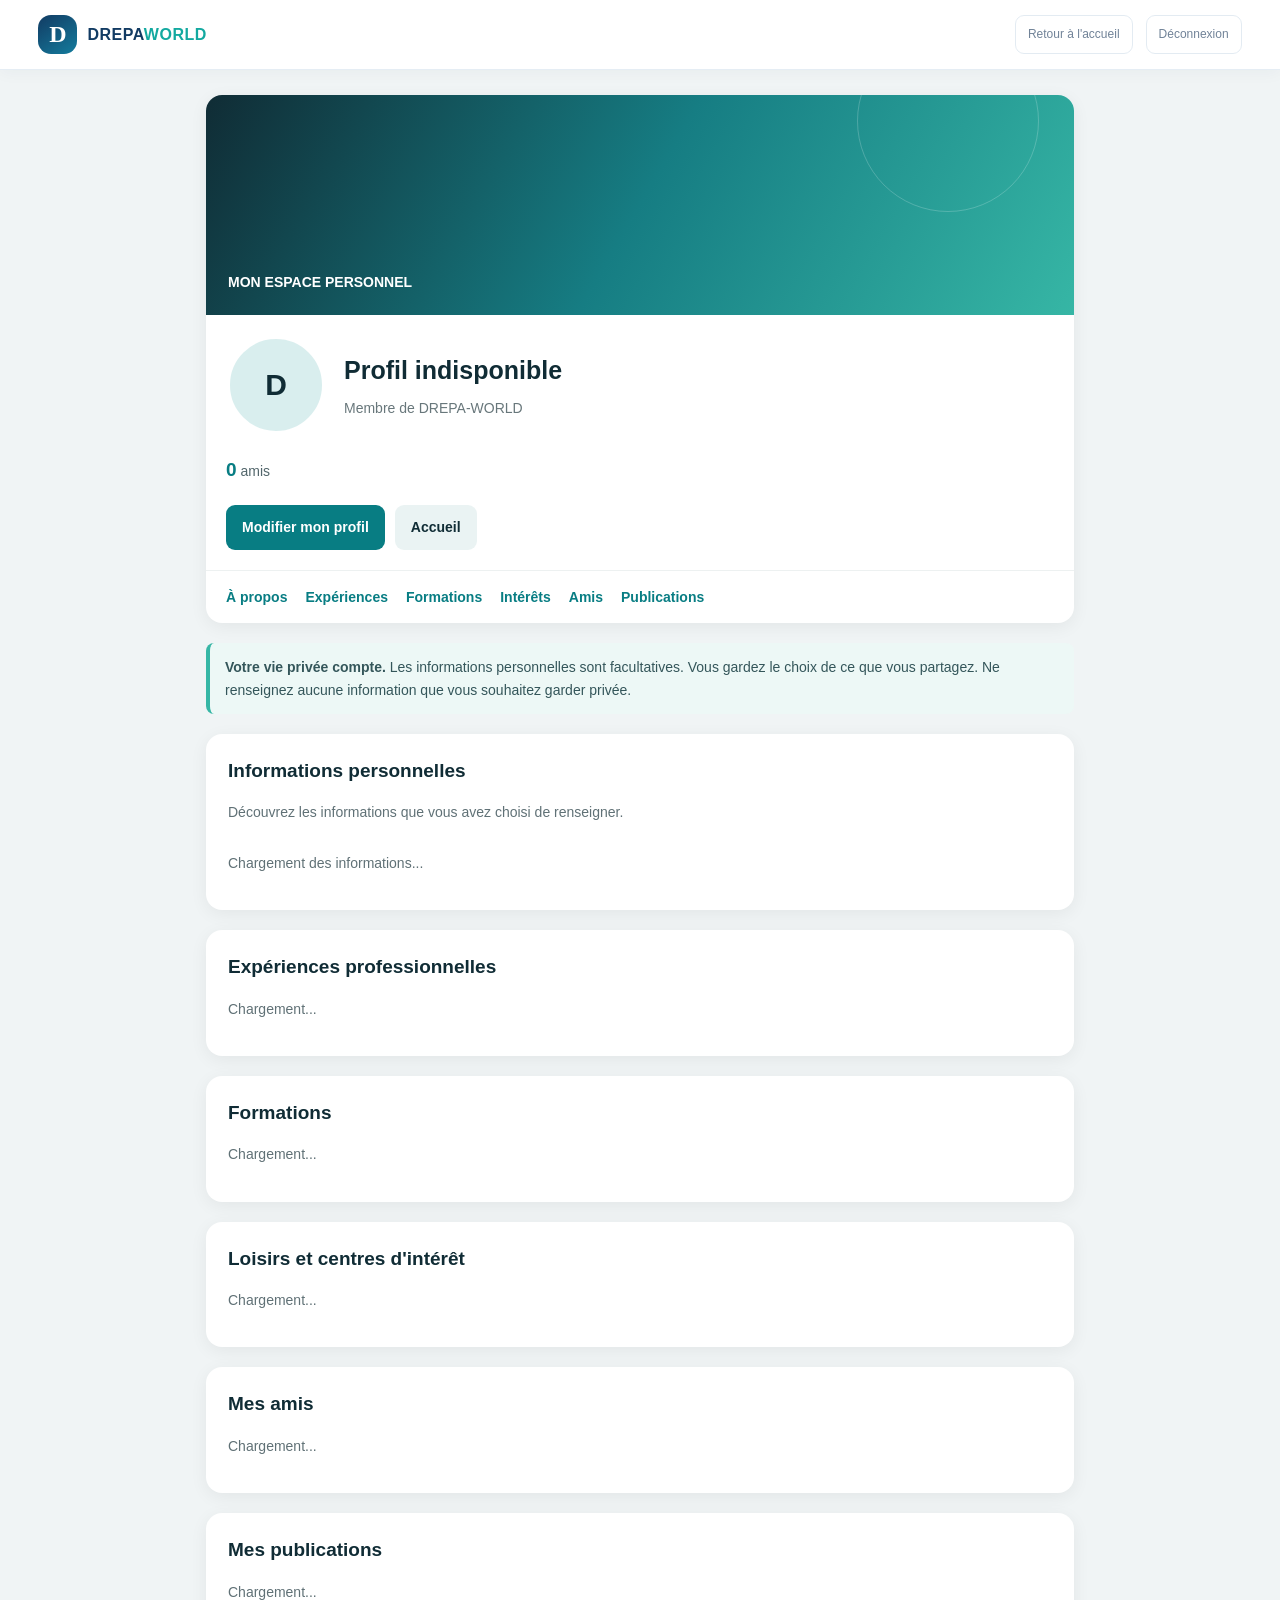
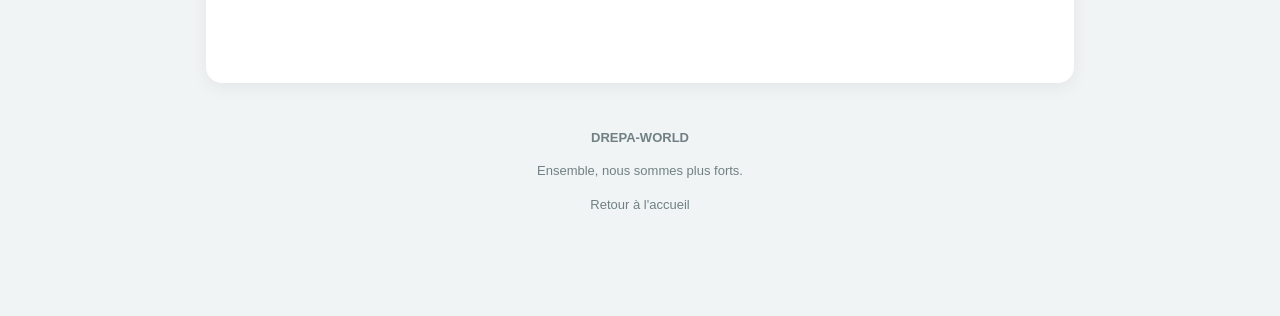
<file: profil.html>
<!DOCTYPE html>
<html lang="fr">
<head>
  <meta charset="UTF-8">
  <meta name="viewport" content="width=device-width, initial-scale=1.0">
  <meta name="theme-color" content="#102c35">
  <meta name="description" content="Découvrez et gérez votre profil DREPA-WORLD.">

  <title>Mon profil | DREPA-WORLD</title>

  <link rel="stylesheet" href="css/espace.css">

  <style>
    * {
      box-sizing: border-box;
    }

    body {
      margin: 0;
      background: #f0f4f5;
      color: #102c35;
    }

    .profile-page {
      width: min(900px, 100%);
      margin: 25px auto;
      padding: 0 16px 50px;
    }

    .profile-page-card,
    .profile-info-card {
      background: #fff;
      border-radius: 16px;
      overflow: hidden;
      margin-bottom: 20px;
      box-shadow: 0 4px 18px rgba(0,0,0,.06);
    }

    /* COUVERTURE */

    .profile-page-cover {
      min-height: 220px;
      background: linear-gradient(
        120deg,
        #102c35,
        #167d83,
        #36b6a5
      );
      display: flex;
      align-items: end;
      padding: 22px;
      color: white;
      font-weight: bold;
      position: relative;
    }

    .profile-page-cover::after {
      content: "";
      position: absolute;
      width: 180px;
      height: 180px;
      border: 1px solid rgba(255,255,255,.2);
      border-radius: 50%;
      right: 35px;
      top: -65px;
    }

    /* IDENTITÉ */

    .profile-page-identity {
      display: flex;
      align-items: center;
      gap: 18px;
      padding: 20px;
      flex-wrap: wrap;
    }

    .profile-page-avatar {
      width: 100px;
      height: 100px;
      border-radius: 50%;
      display: grid;
      place-items: center;
      background: #d9eeee;
      color: #102c35;
      font-size: 30px;
      font-weight: bold;
      border: 4px solid white;
      flex-shrink: 0;
      overflow: hidden;
    }

    .profile-page-avatar img {
      width: 100%;
      height: 100%;
      object-fit: cover;
    }

    .profile-page-identity h1 {
      margin: 0 0 7px;
      font-size: 25px;
      overflow-wrap: anywhere;
    }

    .profile-page-identity p {
      margin: 0;
      color: #68777b;
    }

    /* STATISTIQUES */

    .profile-page-stats {
      display: flex;
      gap: 25px;
      padding: 0 20px 20px;
      color: #52666b;
      flex-wrap: wrap;
    }

    .profile-page-stats strong {
      color: #087d83;
      font-size: 19px;
    }

    /* ACTIONS */

    .profile-page-actions {
      display: flex;
      gap: 10px;
      padding: 0 20px 20px;
      flex-wrap: wrap;
    }

    .profile-button {
      border: 0;
      border-radius: 9px;
      padding: 11px 16px;
      font-weight: 600;
      cursor: pointer;
      text-decoration: none;
      display: inline-flex;
      align-items: center;
      justify-content: center;
      font-size: 14px;
    }

    .profile-button-primary {
      background: #087d83;
      color: white;
    }

    .profile-button-secondary {
      background: #eaf3f3;
      color: #102c35;
    }

    /* CARTES */

    .profile-info-card {
      padding: 22px;
    }

    .profile-info-card h2 {
      margin: 0 0 15px;
      color: #102c35;
      font-size: 19px;
    }

    .profile-info-card p {
      color: #607176;
      line-height: 1.6;
    }

    .profile-details {
      display: grid;
      grid-template-columns: repeat(
        auto-fit,
        minmax(220px, 1fr)
      );
      gap: 14px;
    }

    .profile-detail {
      padding: 14px;
      background: #f3f8f8;
      border-radius: 10px;
      overflow-wrap: anywhere;
    }

    .profile-detail strong {
      display: block;
      margin-bottom: 6px;
      color: #52666b;
      font-size: 13px;
    }

    .profile-detail span {
      color: #102c35;
    }

    .profile-page-message {
      color: #607176;
    }

    .profile-friend {
      padding: 14px 0;
      border-bottom: 1px solid #edf1f1;
    }

    .profile-friend:last-child {
      border-bottom: 0;
    }

    .profile-posts {
      min-height: 80px;
    }

    /* NAVIGATION */

    .profile-navigation {
      display: flex;
      gap: 18px;
      padding: 15px 20px;
      overflow-x: auto;
      border-top: 1px solid #edf1f1;
    }

    .profile-navigation a {
      color: #087d83;
      text-decoration: none;
      font-weight: 600;
      white-space: nowrap;
    }

    .profile-navigation a:hover {
      text-decoration: underline;
    }

    /* CONFIDENTIALITÉ */

    .profile-privacy-note {
      background: #edf8f6;
      border-left: 4px solid #36b6a5;
      padding: 13px 15px;
      border-radius: 8px;
      margin-bottom: 20px;
      color: #34565a;
      font-size: 14px;
      line-height: 1.6;
    }

    /* PIED DE PAGE */

    .profile-footer {
      text-align: center;
      padding: 25px 10px;
      color: #718084;
      font-size: 13px;
    }

    @media(max-width: 600px) {
      .profile-page {
        margin: 12px auto;
        padding: 0 10px 35px;
      }

      .profile-page-cover {
        min-height: 145px;
      }

      .profile-page-identity {
        gap: 12px;
        padding: 15px;
      }

      .profile-page-avatar {
        width: 76px;
        height: 76px;
        font-size: 23px;
      }

      .profile-page-identity h1 {
        font-size: 20px;
      }

      .profile-info-card {
        padding: 17px;
      }

      .profile-page-actions {
        padding: 0 15px 18px;
      }

      .profile-page-stats {
        padding: 0 15px 18px;
      }

      .profile-navigation {
        gap: 15px;
        padding: 14px;
      }
    }
  </style>
</head>

<body>

<!-- BARRE SUPÉRIEURE -->

<header class="topbar">
  <div class="topbar-left">

    <a href="espace.html" class="brand">
      <span class="brand-mark">D</span>
      <span class="brand-name">
        DREPA<span>WORLD</span>
      </span>
    </a>

  </div>

  <div class="topbar-actions">

    <a
      href="espace.html"
      class="logout-button"
      style="text-decoration:none"
    >
      Retour à l'accueil
    </a>

    <button
      id="logoutButton"
      class="logout-button"
      type="button"
    >
      Déconnexion
    </button>

  </div>
</header>


<!-- CONTENU DU PROFIL -->

<main class="profile-page">

  <!-- IDENTITÉ -->

  <section class="profile-page-card">

    <div class="profile-page-cover">
      MON ESPACE PERSONNEL
    </div>

    <div class="profile-page-identity">

      <span
        class="profile-page-avatar"
        id="profileAvatar"
      >
        D
      </span>

      <div>
        <h1 id="profileUsername">
          Chargement...
        </h1>

        <p>
          Membre de DREPA-WORLD
        </p>
      </div>

    </div>

    <div class="profile-page-stats">

      <span>
        <strong id="friendsCount">0</strong>
        amis
      </span>

    </div>

    <div class="profile-page-actions">

      <button
        type="button"
        class="profile-button profile-button-primary"
        id="editProfileButton"
      >
        Modifier mon profil
      </button>

      <a
        href="espace.html"
        class="profile-button profile-button-secondary"
      >
        Accueil
      </a>

    </div>

    <nav class="profile-navigation">

      <a href="#personalSection">
        À propos
      </a>

      <a href="#workSection">
        Expériences
      </a>

      <a href="#educationSection">
        Formations
      </a>

      <a href="#interestsSection">
        Intérêts
      </a>

      <a href="#friendsSection">
        Amis
      </a>

      <a href="#postsSection">
        Publications
      </a>

    </nav>

  </section>


  <!-- CONFIDENTIALITÉ -->

  <div class="profile-privacy-note">

    <strong>Votre vie privée compte.</strong>

    Les informations personnelles sont facultatives.
    Vous gardez le choix de ce que vous partagez.
    Ne renseignez aucune information que vous souhaitez garder privée.

  </div>


  <!-- INFORMATIONS PERSONNELLES -->

  <section
    class="profile-info-card"
    id="personalSection"
  >

    <h2>Informations personnelles</h2>

    <p>
      Découvrez les informations que vous avez choisi de renseigner.
    </p>

    <div
      class="profile-details"
      id="personalInformation"
    >
      <p class="profile-page-message">
        Chargement des informations...
      </p>
    </div>

  </section>


  <!-- EXPÉRIENCES -->

  <section
    class="profile-info-card"
    id="workSection"
  >

    <h2>Expériences professionnelles</h2>

    <div id="workExperiences">

      <p class="profile-page-message">
        Chargement...
      </p>

    </div>

  </section>


  <!-- FORMATIONS -->

  <section
    class="profile-info-card"
    id="educationSection"
  >

    <h2>Formations</h2>

    <div id="educationRecords">

      <p class="profile-page-message">
        Chargement...
      </p>

    </div>

  </section>


  <!-- INTÉRÊTS -->

  <section
    class="profile-info-card"
    id="interestsSection"
  >

    <h2>Loisirs et centres d'intérêt</h2>

    <div id="memberInterests">

      <p class="profile-page-message">
        Chargement...
      </p>

    </div>

  </section>


  <!-- AMIS -->

  <section
    class="profile-info-card"
    id="friendsSection"
  >

    <h2>Mes amis</h2>

    <div id="profileFriends">

      <p class="profile-page-message">
        Chargement...
      </p>

    </div>

  </section>


  <!-- PUBLICATIONS -->

  <section
    class="profile-info-card"
    id="postsSection"
  >

    <h2>Mes publications</h2>

    <div
      id="profilePosts"
      class="profile-posts"
    >

      <p class="profile-page-message">
        Chargement...
      </p>

    </div>

  </section>


  <!-- PIED DE PAGE -->

  <footer class="profile-footer">

    <strong>DREPA-WORLD</strong>

    <p>
      Ensemble, nous sommes plus forts.
    </p>

    <a href="espace.html">
      Retour à l'accueil
    </a>

  </footer>

</main>


<!-- SCRIPT DU PROFIL -->

<script type="module" src="js/profil.js"></script>

</body>
  </html>
</file>
<file: css/espace.css>
/* =========================================
   DREPA-WORLD — ESPACE MEMBRE
   Identité visuelle : forêt, or et ivoire
========================================= */

:root {
  --forest: #102c35;
  --forest-light: #193e47;
  --forest-soft: #eaf1ef;
  --gold: #c6a66a;
  --gold-light: #e5d1a5;
  --ivory: #f6f7f4;
  --white: #ffffff;
  --text: #203238;
  --muted: #78878a;
  --border: #e7ecea;
  --success: #2c8065;
  --danger: #bd5555;
  --radius: 18px;
  --shadow: 0 5px 24px rgba(16,44,53,.055);
  --shadow-hover: 0 12px 30px rgba(16,44,53,.10);
}

* {
  box-sizing: border-box;
}

html {
  scroll-behavior: smooth;
  scroll-padding-top: 90px;
}

body {
  margin: 0;
  background: var(--ivory);
  color: var(--text);
  font-family: Inter, -apple-system, BlinkMacSystemFont,
    "Segoe UI", sans-serif;
  font-size: 14px;
  line-height: 1.6;
}

button,
input,
textarea {
  font: inherit;
}

button {
  cursor: pointer;
}

button:disabled {
  cursor: not-allowed;
  opacity: .55;
}

a {
  color: inherit;
  text-decoration: none;
}

svg {
  width: 21px;
  height: 21px;
  fill: none;
  stroke: currentColor;
  stroke-width: 1.7;
  stroke-linecap: round;
  stroke-linejoin: round;
}

::selection {
  background: var(--gold-light);
  color: var(--forest);
}

.visually-hidden {
  position: absolute;
  width: 1px;
  height: 1px;
  padding: 0;
  margin: -1px;
  overflow: hidden;
  clip: rect(0,0,0,0);
  white-space: nowrap;
  border: 0;
}

/* BARRE SUPÉRIEURE */

.topbar {
  height: 76px;
  padding: 0 4%;
  background: var(--white);
  border-bottom: 1px solid var(--border);
  display: flex;
  align-items: center;
  justify-content: space-between;
  gap: 25px;
  position: sticky;
  top: 0;
  z-index: 100;
}

.topbar-left,
.topbar-actions,
.top-profile,
.brand {
  display: flex;
  align-items: center;
}

.topbar-left {
  gap: 30px;
  flex: 1;
}

.brand {
  gap: 10px;
  flex-shrink: 0;
}

.brand-mark {
  width: 39px;
  height: 39px;
  display: grid;
  place-items: center;
  background: var(--forest);
  color: var(--gold-light);
  border-radius: 11px;
  font-family: Georgia, serif;
  font-size: 24px;
  font-weight: 700;
}

.brand-name {
  color: var(--forest);
  font-size: 16px;
  font-weight: 800;
  letter-spacing: 1px;
}

.brand-name span {
  color: var(--gold);
}

.header-search {
  width: min(330px, 35vw);
  height: 42px;
  border-radius: 30px;
  background: #f2f5f3;
  display: flex;
  align-items: center;
  gap: 10px;
  padding: 0 15px;
  color: var(--muted);
}

.header-search input {
  border: 0;
  outline: 0;
  background: transparent;
  width: 100%;
  color: var(--text);
  font-size: 13px;
}

.header-search svg {
  width: 18px;
  height: 18px;
}

.top-navigation {
  display: flex;
  align-items: center;
  gap: 12px;
}

.top-nav-item {
  width: 54px;
  height: 52px;
  display: grid;
  place-items: center;
  color: var(--muted);
  border-bottom: 3px solid transparent;
  transition: .2s;
}

.top-nav-item:hover,
.top-nav-item.active {
  color: var(--forest);
  border-bottom-color: var(--gold);
}

.top-nav-item svg {
  width: 23px;
  height: 23px;
}

.topbar-actions {
  justify-content: flex-end;
  gap: 13px;
}

.header-icon {
  width: 40px;
  height: 40px;
  border: 0;
  border-radius: 50%;
  background: #f1f4f2;
  color: var(--forest);
  display: grid;
  place-items: center;
}

.header-icon:hover {
  background: var(--forest-soft);
}

.top-profile {
  gap: 8px;
  font-weight: 700;
  color: var(--forest);
}

.logout-button {
  background: transparent;
  border: 1px solid var(--border);
  color: var(--muted);
  border-radius: 9px;
  padding: 9px 12px;
  font-size: 12px;
}

.logout-button:hover {
  color: var(--danger);
  border-color: var(--danger);
}

/* AVATARS */

.avatar {
  display: inline-grid;
  place-items: center;
  flex-shrink: 0;
  background: linear-gradient(145deg, var(--forest), var(--forest-light));
  color: var(--gold-light);
  border: 2px solid var(--white);
  border-radius: 50%;
  font-family: Georgia, serif;
  font-weight: 700;
}

.avatar-small {
  width: 34px;
  height: 34px;
  font-size: 14px;
}

.sidebar-avatar {
  width: 68px;
  height: 68px;
  font-size: 25px;
  border: 4px solid var(--white);
}

.profile-avatar {
  width: 116px;
  height: 116px;
  font-size: 43px;
  border: 5px solid var(--white);
  box-shadow: 0 4px 15px rgba(0,0,0,.12);
  position: relative;
  z-index: 2;
}

.composer-avatar {
  width: 46px;
  height: 46px;
  font-size: 18px;
}

/* STRUCTURE PRINCIPALE */

.main-content {
  max-width: 1480px;
  margin: 30px auto;
  padding: 0 24px;
  display: grid;
  grid-template-columns: 250px minmax(0, 680px) 270px;
  gap: 24px;
  align-items: start;
}

.sidebar {
  min-width: 0;
  position: sticky;
  top: 100px;
}

.feed-column {
  min-width: 0;
}

/* COLONNE GAUCHE */

.sidebar-profile,
.sidebar-nav,
.sidebar-note {
  background: var(--white);
  border-radius: var(--radius);
  overflow: hidden;
  box-shadow: var(--shadow);
}

.sidebar-cover {
  height: 82px;
  background:
    radial-gradient(circle at 85% 20%, rgba(198,166,106,.38), transparent 35%),
    linear-gradient(125deg, #102c35, #28535a);
}

.sidebar-avatar {
  margin: -37px 0 0 18px;
  position: relative;
}

.sidebar-profile-info {
  padding: 8px 18px 19px;
  display: flex;
  flex-direction: column;
}

.sidebar-profile-info strong {
  color: var(--forest);
  font-size: 16px;
}

.sidebar-profile-info span {
  font-size: 11px;
  color: var(--muted);
}

.sidebar-nav {
  padding: 10px;
  margin-top: 18px;
}

.sidebar-link {
  display: flex;
  align-items: center;
  gap: 12px;
  min-height: 49px;
  padding: 9px 11px;
  border-radius: 11px;
  color: #637276;
  font-size: 13px;
  font-weight: 600;
  transition: .2s;
}

.sidebar-link:hover,
.sidebar-link.active {
  background: var(--forest-soft);
  color: var(--forest);
}

.sidebar-link.active {
  box-shadow: inset 3px 0 var(--gold);
}

.sidebar-link[aria-disabled="true"] {
  opacity: .6;
  cursor: default;
}

.nav-symbol {
  width: 29px;
  height: 29px;
  border-radius: 9px;
  background: #f1f4f2;
  color: var(--gold);
  display: grid;
  place-items: center;
  font-size: 10px;
  font-weight: 800;
}

.sidebar-link.active .nav-symbol {
  background: var(--forest);
  color: var(--gold-light);
}

.sidebar-note {
  padding: 18px;
  margin-top: 18px;
  display: flex;
  gap: 12px;
}

.note-line {
  width: 3px;
  flex-shrink: 0;
  border-radius: 5px;
  background: var(--gold);
}

.sidebar-note p {
  margin: 0;
  color: var(--muted);
  font-family: Georgia, serif;
  font-size: 13px;
  font-style: italic;
}

.sidebar-footer {
  padding: 18px 8px;
  display: flex;
  flex-wrap: wrap;
  gap: 10px;
  color: #9aa5a5;
  font-size: 10px;
}

/* PROFIL ET COUVERTURE */

.profile-cover-card {
  background: var(--white);
  border-radius: var(--radius);
  overflow: hidden;
  box-shadow: var(--shadow);
  margin-bottom: 22px;
}

.profile-cover {
  height: 220px;
  position: relative;
  overflow: hidden;
  background:
    radial-gradient(ellipse at 85% 15%, rgba(229,209,165,.24), transparent 30%),
    radial-gradient(ellipse at 15% 100%, rgba(61,111,105,.45), transparent 45%),
    linear-gradient(120deg, #102c35, #1b4650 65%, #244b4d);
}

.cover-decoration {
  position: absolute;
  width: 290px;
  height: 290px;
  border: 1px solid rgba(229,209,165,.2);
  border-radius: 50%;
  right: 8%;
  top: -120px;
}

.cover-decoration::before,
.cover-decoration::after {
  content: "";
  position: absolute;
  border: 1px solid rgba(229,209,165,.15);
  border-radius: 50%;
  inset: 25px;
}

.cover-decoration::after {
  inset: 55px;
}

.cover-label {
  position: absolute;
  left: 30px;
  bottom: 25px;
  color: var(--gold-light);
  letter-spacing: 3px;
  font-size: 10px;
  font-weight: 700;
}

.profile-main {
  padding: 0 27px;
  min-height: 105px;
  display: flex;
  align-items: center;
  justify-content: space-between;
  gap: 15px;
}

.profile-identity {
  display: flex;
  align-items: center;
  gap: 17px;
  margin-top: -36px;
}

.profile-name-block {
  padding-top: 38px;
}

.profile-name-block h1 {
  color: var(--forest);
  margin: 0;
  font-size: 22px;
  font-weight: 750;
  letter-spacing: -.5px;
}

.profile-name-block p {
  margin: 2px 0 0;
  color: var(--muted);
  font-size: 12px;
}

.profile-actions {
  display: flex;
  gap: 9px;
  padding-top: 8px;
}

.profile-action-button,
.profile-more-button {
  border-radius: 9px;
  padding: 10px 14px;
  font-size: 12px;
  font-weight: 650;
  border: 1px solid var(--border);
  background: #f7f8f6;
  color: var(--forest);
}

.profile-more-button {
  width: 40px;
  font-size: 19px;
}

.profile-tabs {
  display: flex;
  gap: 25px;
  padding: 0 28px;
  border-top: 1px solid var(--border);
}

.profile-tab {
  padding: 15px 4px;
  color: var(--muted);
  font-size: 12px;
  font-weight: 650;
  border-bottom: 3px solid transparent;
}

.profile-tab.active {
  color: var(--forest);
  border-bottom-color: var(--gold);
}

.profile-tab.disabled {
  opacity: .55;
     }
/* =========================================
   TITRES ET SECTIONS
========================================= */

.section-heading {
  display: flex;
  align-items: center;
  justify-content: space-between;
  gap: 12px;
  margin: 26px 0 14px;
}

.section-heading h2,
.section-heading h3 {
  margin: 0;
  color: var(--forest);
  font-size: 16px;
  font-weight: 750;
}

.section-heading a {
  color: var(--gold);
  font-size: 12px;
  font-weight: 700;
  text-decoration: none;
}

.section-subtitle {
  margin: 5px 0 0;
  color: var(--muted);
  font-size: 12px;
}

/* =========================================
   STORIES
========================================= */

.stories-section {
  margin-bottom: 20px;
}

.stories-list {
  display: grid;
  grid-template-columns: repeat(5, minmax(0, 1fr));
  gap: 10px;
}

.story-card {
  position: relative;
  min-height: 145px;
  overflow: hidden;
  display: flex;
  align-items: flex-end;
  padding: 12px;
  border: 1px solid var(--border);
  border-radius: 15px;
  background: linear-gradient(155deg, #dce9e3, #9bb9a9);
}

.story-card:nth-child(2) {
  background: linear-gradient(155deg, #e8dfca, #bca77e);
}

.story-card:nth-child(3) {
  background: linear-gradient(155deg, #d8e4e7, #8baeb5);
}

.story-card:nth-child(4) {
  background: linear-gradient(155deg, #e8dfe0, #b99a9f);
}

.story-card:nth-child(5) {
  background: linear-gradient(155deg, #dce4d5, #a3b58b);
}

.story-card::before {
  content: "";
  position: absolute;
  inset: 0;
  background: linear-gradient(180deg, transparent 30%, rgba(16, 44, 53, .68));
}

.story-card span {
  position: relative;
  z-index: 1;
  color: #fff;
  font-size: 12px;
  font-weight: 700;
  line-height: 1.35;
}

.story-card.disabled {
  cursor: default;
  opacity: .7;
}

/* =========================================
   CARTES
========================================= */

.panel,
.content-card,
.post-card,
.composer-card {
  background: var(--surface);
  border: 1px solid var(--border);
  border-radius: var(--radius);
  box-shadow: var(--shadow);
}

.panel {
  padding: 18px;
  margin-bottom: 16px;
}

.panel-title {
  margin: 0 0 12px;
  color: var(--forest);
  font-size: 15px;
  font-weight: 750;
}

.panel-text {
  margin: 0;
  color: var(--muted);
  font-size: 13px;
  line-height: 1.65;
}

.content-card {
  padding: 18px;
  margin-bottom: 18px;
}

/* =========================================
   PUBLICATION / COMPOSER
========================================= */

.composer-card {
  padding: 18px;
  margin-bottom: 20px;
}

.composer-top {
  display: flex;
  align-items: center;
  gap: 12px;
  margin-bottom: 14px;
}

.composer-user {
  min-width: 0;
}

.composer-user strong {
  display: block;
  color: var(--forest);
  font-size: 14px;
}

.composer-user span {
  display: block;
  margin-top: 3px;
  color: var(--muted);
  font-size: 11px;
}

.composer-card textarea,
.comment-form textarea {
  display: block;
  width: 100%;
  min-height: 95px;
  padding: 14px;
  resize: vertical;
  border: 1px solid var(--border);
  border-radius: 13px;
  outline: none;
  background: #f8faf9;
  color: var(--text);
  font: inherit;
  font-size: 14px;
  line-height: 1.5;
  transition: border-color .2s, box-shadow .2s;
}

.composer-card textarea:focus,
.comment-form textarea:focus {
  border-color: var(--gold);
  box-shadow: 0 0 0 3px rgba(198, 166, 106, .13);
}

.composer-card textarea::placeholder,
.comment-form textarea::placeholder {
  color: #98a4a4;
}

.composer-options {
  display: flex;
  align-items: center;
  justify-content: space-between;
  flex-wrap: wrap;
  gap: 10px;
  margin-top: 14px;
  padding-top: 13px;
  border-top: 1px solid var(--border);
}

.composer-tools {
  display: flex;
  align-items: center;
  flex-wrap: wrap;
  gap: 8px;
}

.tool-button,
.secondary-button,
.primary-button {
  display: inline-flex;
  align-items: center;
  justify-content: center;
  gap: 8px;
  min-height: 38px;
  padding: 9px 13px;
  border-radius: 10px;
  font: inherit;
  font-size: 12px;
  font-weight: 700;
  cursor: pointer;
  transition: background .2s, transform .2s, border-color .2s;
}

.tool-button,
.secondary-button {
  border: 1px solid var(--border);
  background: #fff;
  color: var(--forest);
}

.tool-button:hover,
.secondary-button:hover {
  background: #f2f6f4;
  border-color: #cbd8d1;
}

.primary-button {
  border: 1px solid var(--forest);
  background: var(--forest);
  color: #fff;
}

.primary-button:hover {
  background: var(--forest-light);
  transform: translateY(-1px);
}

.primary-button:disabled,
.secondary-button:disabled,
.tool-button:disabled {
  cursor: not-allowed;
  opacity: .55;
  transform: none;
}

.selected-media {
  display: flex;
  align-items: center;
  gap: 8px;
  margin-top: 10px;
  color: var(--muted);
  font-size: 12px;
  overflow-wrap: anywhere;
}

.selected-media button {
  border: 0;
  background: transparent;
  color: var(--danger);
  font: inherit;
  font-weight: 700;
  cursor: pointer;
}

.form-message {
  margin: 10px 0 0;
  font-size: 12px;
  line-height: 1.5;
}

.form-message.error {
  color: var(--danger);
}

.form-message.success {
  color: var(--success);
}

/* =========================================
   FIL D'ACTUALITÉ
========================================= */

.feed-list {
  display: flex;
  flex-direction: column;
  gap: 16px;
}

.post-card {
  padding: 18px;
  min-width: 0;
}

.post-header {
  display: flex;
  align-items: center;
  gap: 11px;
  margin-bottom: 14px;
}

.post-author-info {
  flex: 1;
  min-width: 0;
}

.post-author-info strong {
  display: block;
  color: var(--forest);
  font-size: 14px;
  overflow-wrap: anywhere;
}

.post-author-info span {
  display: block;
  margin-top: 4px;
  color: var(--muted);
  font-size: 11px;
}

.post-content {
  margin: 0 0 14px;
  color: var(--text);
  font-size: 14px;
  line-height: 1.75;
  overflow-wrap: anywhere;
  white-space: pre-wrap;
}

.post-media {
  overflow: hidden;
  margin: 12px 0;
  border-radius: 13px;
  background: #edf1ef;
}

.post-media-image,
.post-media-video {
  display: block;
  width: 100%;
  max-height: 480px;
  object-fit: contain;
  background: #edf1ef;
}

.post-stats {
  display: flex;
  align-items: center;
  justify-content: space-between;
  gap: 10px;
  padding: 12px 0;
  border-bottom: 1px solid var(--border);
  color: var(--muted);
  font-size: 11px;
}

.post-actions {
  display: flex;
  align-items: center;
  gap: 8px;
  padding-top: 10px;
}

.post-action {
  flex: 1;
  display: flex;
  align-items: center;
  justify-content: center;
  gap: 6px;
  min-height: 38px;
  padding: 8px 5px;
  border: 0;
  border-radius: 9px;
  background: transparent;
  color: var(--muted);
  font: inherit;
  font-size: 12px;
  font-weight: 650;
  cursor: pointer;
  transition: background .2s, color .2s;
}

.post-action:hover {
  background: #f2f6f4;
  color: var(--forest);
}

.post-action:disabled {
  cursor: not-allowed;
  opacity: .5;
}

.post-action.active {
  background: #edf4f0;
  color: var(--success);
}

/* =========================================
   COMMENTAIRES
========================================= */

.comments-container {
  margin-top: 14px;
  padding-top: 14px;
  border-top: 1px solid var(--border);
}

.comments-list {
  display: flex;
  flex-direction: column;
  gap: 12px;
}

.post-comment {
  display: flex;
  align-items: flex-start;
  gap: 9px;
}

.comment-avatar {
  flex: 0 0 32px;
  width: 32px;
  height: 32px;
  display: flex;
  align-items: center;
  justify-content: center;
  border-radius: 50%;
  background: #e5eee9;
  color: var(--forest);
  font-size: 10px;
  font-weight: 800;
}

.comment-body {
  flex: 1;
  min-width: 0;
}

.comment-bubble {
  display: inline-block;
  max-width: 100%;
  padding: 10px 12px;
  border-radius: 4px 13px 13px 13px;
  background: #f1f5f3;
  color: var(--text);
  font-size: 12px;
  line-height: 1.6;
  overflow-wrap: anywhere;
  white-space: pre-wrap;
}

.comment-meta {
  display: flex;
  align-items: center;
  flex-wrap: wrap;
  gap: 8px;
  margin: 5px 0 0 3px;
  color: var(--muted);
  font-size: 10px;
}

.comment-form {
  display: flex;
  align-items: flex-end;
  gap: 9px;
  margin-top: 14px;
}

.comment-form textarea {
  min-height: 42px;
  max-height: 110px;
  padding: 10px 12px;
  font-size: 12px;
}

.comment-form button {
  flex: 0 0 auto;
}

/* =========================================
   CHARGEMENT ET ÉTATS
========================================= */

.feed-loading,
.feed-status,
.empty-state {
  padding: 22px 14px;
  color: var(--muted);
  text-align: center;
  font-size: 12px;
  line-height: 1.6;
}

.empty-state {
  border: 1px dashed var(--border);
  border-radius: 14px;
  background: #fafcfb;
}

.loading-indicator {
  width: 22px;
  height: 22px;
  margin: 0 auto 10px;
  border: 2px solid #dce6e0;
  border-top-color: var(--gold);
  border-radius: 50%;
  animation: dw-spin .8s linear infinite;
}

@keyframes dw-spin {
  to {
    transform: rotate(360deg);
  }
}

[hidden] {
  display: none !important;
   }
/* =========================================
   COLONNE DROITE
========================================= */

.right-sidebar {
  min-width: 0;
}

.sidebar-panel {
  padding: 18px;
  margin-bottom: 16px;
  border: 1px solid var(--border);
  border-radius: var(--radius);
  background: var(--surface);
  box-shadow: var(--shadow);
}

.sidebar-panel h3 {
  margin: 0 0 12px;
  color: var(--forest);
  font-size: 14px;
  font-weight: 750;
}

.sidebar-panel p {
  margin: 0;
  color: var(--muted);
  font-size: 12px;
  line-height: 1.7;
}

.value-list {
  display: flex;
  flex-direction: column;
  gap: 13px;
}

.value-item {
  display: flex;
  align-items: flex-start;
  gap: 10px;
}

.value-item strong {
  display: block;
  margin-bottom: 3px;
  color: var(--forest);
  font-size: 12px;
}

.value-item span {
  display: block;
  color: var(--muted);
  font-size: 11px;
  line-height: 1.5;
}

.value-mark {
  flex: 0 0 30px;
  width: 30px;
  height: 30px;
  display: flex;
  align-items: center;
  justify-content: center;
  border-radius: 9px;
  background: #edf3ef;
  color: var(--forest);
  font-size: 11px;
  font-weight: 800;
}

.quote-panel {
  border-color: rgba(198, 166, 106, .3);
  background: #fbf9f4;
}

.quote-panel p {
  color: var(--forest);
  font-size: 13px;
  font-style: italic;
}

.quote-panel span {
  display: block;
  margin-top: 10px;
  color: var(--muted);
  font-size: 10px;
}

/* =========================================
   PIED DE PAGE
========================================= */

.page-footer {
  padding: 22px 15px 90px;
  color: var(--muted);
  text-align: center;
  font-size: 11px;
  line-height: 1.7;
}

.page-footer a {
  color: var(--forest);
  text-decoration: none;
}

.page-footer a:hover {
  color: var(--gold);
}

/* =========================================
   NAVIGATION MOBILE
========================================= */

.mobile-nav {
  display: none;
}

/* =========================================
   TABLETTES
========================================= */

@media (max-width: 1100px) {
  .main-layout {
    grid-template-columns: 220px minmax(0, 1fr);
    gap: 18px;
  }

  .right-sidebar {
    display: none;
  }

  .stories-list {
    grid-template-columns: repeat(4, minmax(0, 1fr));
  }

  .story-card:nth-child(5) {
    display: none;
  }
}

/* =========================================
   PETITS ÉCRANS
========================================= */

@media (max-width: 760px) {
  body {
    padding-bottom: 72px;
  }

  .topbar {
    height: 60px;
    padding: 0 14px;
  }

  .topbar-search,
  .topbar-navigation,
  .topbar-create,
  .topbar-notifications {
    display: none;
  }

  .topbar-logo {
    font-size: 17px;
  }

  .topbar-account {
    gap: 8px;
  }

  .topbar-account .account-name {
    display: none;
  }

  .main-layout {
    display: block;
    width: 100%;
    margin: 0;
    padding: 12px 12px 20px;
  }

  .left-sidebar,
  .right-sidebar {
    display: none;
  }

  .main-content {
    width: 100%;
    min-width: 0;
  }

  .profile-section {
    margin-bottom: 16px;
    border-radius: 14px;
  }

  .profile-cover {
    min-height: 125px;
  }

  .profile-main {
    padding: 0 14px 14px;
  }

  .profile-heading {
    display: flex;
    align-items: flex-end;
    gap: 12px;
    margin-top: -38px;
  }

  .profile-avatar {
    flex: 0 0 76px;
    width: 76px;
    height: 76px;
    border: 4px solid #fff;
    font-size: 21px;
  }

  .profile-name {
    padding-bottom: 7px;
  }

  .profile-name h1 {
    font-size: 17px;
  }

  .profile-name p {
    font-size: 11px;
  }

  .profile-actions {
    display: none;
  }

  .profile-tabs {
    gap: 18px;
    padding: 0 14px;
    overflow-x: auto;
    scrollbar-width: none;
  }

  .profile-tabs::-webkit-scrollbar {
    display: none;
  }

  .profile-tab {
    flex: 0 0 auto;
    padding: 13px 0;
    font-size: 12px;
  }

  .stories-section {
    margin-bottom: 16px;
  }

  .stories-list {
    grid-template-columns: repeat(4, minmax(0, 1fr));
    gap: 7px;
  }

  .story-card {
    min-height: 112px;
    padding: 8px;
    border-radius: 11px;
  }

  .story-card span {
    font-size: 10px;
  }

  .story-card:nth-child(5) {
    display: none;
  }

  .composer-card,
  .post-card {
    padding: 14px;
    border-radius: 14px;
  }

  .composer-card textarea {
    min-height: 82px;
    font-size: 13px;
  }

  .composer-options {
    align-items: stretch;
  }

  .composer-tools {
    width: 100%;
  }

  .composer-options > .primary-button {
    width: 100%;
  }

  .tool-button {
    min-height: 36px;
    padding: 8px 10px;
  }

  .post-content {
    font-size: 13px;
  }

  .post-actions {
    gap: 3px;
  }

  .post-action {
    gap: 4px;
    font-size: 10px;
  }

  .page-footer {
    padding-bottom: 20px;
  }

  .mobile-nav {
    position: fixed;
    z-index: 1000;
    right: 0;
    bottom: 0;
    left: 0;
    display: grid;
    grid-template-columns: repeat(3, 1fr);
    min-height: 62px;
    padding: 6px 8px calc(6px + env(safe-area-inset-bottom));
    border-top: 1px solid var(--border);
    background: rgba(255, 255, 255, .97);
    backdrop-filter: blur(12px);
  }

  .mobile-nav a,
  .mobile-nav button {
    display: flex;
    flex-direction: column;
    align-items: center;
    justify-content: center;
    gap: 4px;
    border: 0;
    background: transparent;
    color: var(--muted);
    font: inherit;
    font-size: 10px;
    font-weight: 650;
    text-decoration: none;
    cursor: pointer;
  }

  .mobile-nav a.active {
    color: var(--forest);
  }

  .mobile-nav .nav-symbol {
    font-size: 17px;
    line-height: 1;
  }
}

/* =========================================
   TRÈS PETITS ÉCRANS
========================================= */

@media (max-width: 380px) {
  .main-layout {
    padding-right: 8px;
    padding-left: 8px;
  }

  .stories-list {
    grid-template-columns: repeat(3, minmax(0, 1fr));
  }

  .story-card:nth-child(4) {
    display: none;
  }

  .profile-name h1 {
    font-size: 15px;
  }

  .post-action {
    font-size: 9px;
  }
}

/* =========================================
   ACCESSIBILITÉ
========================================= */

button:focus-visible,
a:focus-visible,
textarea:focus-visible,
input:focus-visible {
  outline: 3px solid rgba(198, 166, 106, .55);
  outline-offset: 2px;
}

@media (prefers-reduced-motion: reduce) {
  *,
  *::before,
  *::after {
    scroll-behavior: auto !important;
    animation-duration: .01ms !important;
    animation-iteration-count: 1 !important;
    transition-duration: .01ms !important;
  }
     }

/* =========================================
   DREPA-WORLD — NOUVELLE IDENTITÉ VISUELLE
   Bleu profond • Blanc • Turquoise
========================================= */

:root {
  --forest: #123b63;
  --forest-light: #195487;
  --forest-soft: #e8f3fb;
  --gold: #13a9a0;
  --gold-light: #8be1d9;
  --ivory: #f3f7fb;
  --white: #ffffff;
  --text: #203449;
  --muted: #718398;
  --border: #e3ebf2;
  --success: #159b79;
  --danger: #d34d5c;
  --surface: #ffffff;
  --radius: 18px;
  --shadow: 0 5px 24px rgba(24, 62, 96, .07);
  --shadow-hover: 0 12px 30px rgba(24, 62, 96, .13);
}

body {
  background: #f2f6fa;
  color: var(--text);
}

/* BARRE SUPÉRIEURE */

.topbar {
  height: 70px;
  padding: 0 3%;
  background: rgba(255,255,255,.97);
  border-bottom: 1px solid #e5edf4;
  box-shadow: 0 3px 15px rgba(20,55,85,.04);
}

.brand-mark {
  background: linear-gradient(145deg, #123b63, #147c9d);
  color: white;
  border-radius: 13px;
}

.brand-name {
  color: #123b63;
  letter-spacing: .5px;
}

.brand-name span {
  color: #13a9a0;
}

.header-search {
  background: #f0f5f9;
  border: 1px solid #e7eef5;
}

.header-search:focus-within {
  border-color: #13a9a0;
  box-shadow: 0 0 0 3px rgba(19,169,160,.10);
}

.top-nav-item:hover,
.top-nav-item.active {
  color: #13a9a0;
  border-bottom-color: #13a9a0;
}

.header-icon {
  background: #edf5fa;
  color: #164b76;
}

.header-icon:hover {
  background: #dff4f2;
  color: #078f89;
}

/* MISE EN PAGE */

.main-content {
  max-width: 1540px;
  grid-template-columns: 255px minmax(0, 720px) 270px;
  gap: 22px;
  margin: 25px auto;
}

.sidebar {
  top: 90px;
}

/* MENU LATÉRAL */

.sidebar-profile,
.sidebar-nav,
.sidebar-note,
.welcome-card,
.right-info-card,
.right-quote-card {
  border: 1px solid #e5edf4;
  border-radius: 18px;
  background: #fff;
  box-shadow: var(--shadow);
}

.sidebar-cover {
  background:
    radial-gradient(circle at 85% 20%, rgba(45,207,194,.45), transparent 35%),
    linear-gradient(125deg, #123b63, #147c9d);
}

.sidebar-profile-info strong {
  color: #123b63;
}

.sidebar-link {
  min-height: 47px;
  border-radius: 12px;
  transition: .2s ease;
}

.sidebar-link:hover,
.sidebar-link.active {
  background: #eaf5fb;
  color: #12527d;
}

.sidebar-link.active {
  box-shadow: inset 3px 0 #13a9a0;
}

.nav-symbol {
  background: #edf5fa;
  color: #168f9b;
  border-radius: 10px;
}

.sidebar-link.active .nav-symbol {
  background: #123b63;
  color: white;
}

.note-line {
  background: #13a9a0;
}

/* PROFIL */

.profile-cover-card {
  border: 1px solid #e5edf4;
  border-radius: 20px;
  box-shadow: var(--shadow);
}

.profile-cover {
  height: 230px;
  background:
    radial-gradient(ellipse at 80% 15%, rgba(67,211,199,.38), transparent 32%),
    radial-gradient(ellipse at 10% 100%, rgba(34,119,170,.55), transparent 45%),
    linear-gradient(120deg, #102f50, #145d83 65%, #138c91);
}

.cover-decoration {
  border-color: rgba(139,225,217,.3);
}

.cover-decoration::before,
.cover-decoration::after {
  border-color: rgba(139,225,217,.2);
}

.cover-label {
  color: #a8f0e9;
  letter-spacing: 2px;
}

.profile-name-block h1 {
  color: #123b63;
}

.profile-avatar,
.sidebar-avatar,
.composer-avatar {
  background: linear-gradient(145deg, #123b63, #159a9b);
  color: #fff;
}

.profile-action-button {
  background: #eaf5fb;
  color: #12527d;
  border-color: #dceaf3;
}

.profile-tabs {
  border-top-color: #e7eef5;
}

.profile-tab.active {
  color: #078f89;
  border-bottom-color: #13a9a0;
}

/* STORIES */

.stories-section {
  margin-bottom: 22px;
}

.section-heading h2,
.feed-section-heading h2 {
  color: #123b63;
  font-size: 19px;
  letter-spacing: -.3px;
}

.eyebrow {
  color: #0c9b95;
  letter-spacing: 1.3px;
}

.story-card {
  border: 1px solid #e1eaf2;
  border-radius: 16px;
  box-shadow: 0 4px 14px rgba(20,55,85,.06);
  transition: transform .2s, box-shadow .2s;
}

.story-card:hover {
  transform: translateY(-3px);
  box-shadow: var(--shadow-hover);
}

/* PUBLICATION */

.composer.card,
.composer-card,
.post-card {
  background: #fff;
  border: 1px solid #e4edf4;
  border-radius: 18px;
  box-shadow: var(--shadow);
}

.composer.card {
  padding: 19px;
  margin-bottom: 22px;
}

.composer-heading {
  display: flex;
  align-items: center;
  gap: 12px;
  margin-bottom: 15px;
}

.composer-heading strong {
  display: block;
  color: #123b63;
  font-size: 14px;
}

.composer-heading span:not(.avatar) {
  color: var(--muted);
  font-size: 11px;
}

.composer textarea {
  width: 100%;
  min-height: 105px;
  padding: 15px;
  border: 1px solid #e1eaf2;
  border-radius: 14px;
  background: #f7fafc;
  color: var(--text);
  resize: vertical;
}

.composer textarea:focus {
  outline: none;
  border-color: #13a9a0;
  box-shadow: 0 0 0 3px rgba(19,169,160,.10);
}

.composer-actions {
  display: flex;
  justify-content: space-between;
  align-items: center;
  gap: 10px;
  flex-wrap: wrap;
  margin-top: 13px;
  padding-top: 13px;
  border-top: 1px solid #e7eef5;
}

.composer-tool {
  display: inline-flex;
  align-items: center;
  gap: 7px;
  padding: 9px 12px;
  border: 0;
  border-radius: 10px;
  background: #edf7fa;
  color: #17678b;
  font-size: 12px;
  font-weight: 650;
  cursor: pointer;
}

.composer-tool:hover {
  background: #def4f1;
  color: #078f89;
}

.publish-button,
.primary-button {
  padding: 10px 21px;
  border: 0;
  border-radius: 11px;
  background: linear-gradient(135deg, #123b63, #147e99);
  color: #fff;
  font-weight: 700;
  transition: .2s;
}

.publish-button:hover,
.primary-button:hover {
  background: linear-gradient(135deg, #0d3153, #0d9994);
  transform: translateY(-1px);
}

/* FIL D'ACTUALITÉ */

.feed-section {
  margin-top: 25px;
}

.feed-section-heading {
  display: flex;
  align-items: center;
  justify-content: space-between;
  gap: 12px;
  margin-bottom: 15px;
}

.post-card {
  padding: 19px;
  margin-bottom: 17px;
  transition: box-shadow .2s;
}

.post-card:hover {
  box-shadow: var(--shadow-hover);
}

.post-author-info strong {
  color: #123b63;
}

.post-content {
  color: #263d52;
  line-height: 1.8;
}

.post-action:hover {
  background: #eaf5fb;
  color: #078f89;
}

.post-action.active {
  background: #e2f6f2;
  color: #078f89;
}

.comment-bubble {
  background: #edf5fa;
  border-radius: 5px 14px 14px 14px;
}

.comment-form textarea {
  border-color: #e1eaf2;
  background: #f7fafc;
}

/* COLONNE DROITE */

.welcome-card,
.right-info-card,
.right-quote-card {
  padding: 19px;
  margin-bottom: 17px;
}

.welcome-card h2 {
  color: #123b63;
  font-size: 19px;
  line-height: 1.45;
}

.welcome-card p,
.right-info-card p,
.right-quote-card p {
  color: var(--muted);
  font-size: 12px;
  line-height: 1.7;
}

.welcome-line {
  height: 3px;
  width: 45px;
  margin-top: 17px;
  border-radius: 5px;
  background: #13a9a0;
}

.value-number,
.quote-mark {
  color: #13a9a0;
}

.quote-signature {
  color: #168f9b;
}

/* BOUTONS ET CHARGEMENT */

.refresh-button,
.load-more-button {
  padding: 9px 14px;
  border: 1px solid #dceaf3;
  border-radius: 10px;
  background: #fff;
  color: #14527b;
  font-weight: 650;
}

.refresh-button:hover,
.load-more-button:hover {
  background: #eaf5fb;
  border-color: #13a9a0;
}

.loading-indicator {
  border-color: #dceaf3;
  border-top-color: #13a9a0;
}

button:focus-visible,
a:focus-visible,
textarea:focus-visible,
input:focus-visible {
  outline: 3px solid rgba(19,169,160,.35);
  outline-offset: 2px;
}

/* ADAPTATION TABLETTE ET MOBILE */

@media (max-width: 1100px) {
  .main-content {
    grid-template-columns: 225px minmax(0, 1fr);
    gap: 17px;
    padding: 0 16px;
  }

  .right-sidebar {
    display: none;
  }
}

@media (max-width: 760px) {
  body {
    padding-bottom: 78px;
  }

  .topbar {
    height: 62px;
    padding: 0 13px;
    gap: 8px;
  }

  .topbar-left {
    gap: 8px;
  }

  .header-search,
  .top-navigation {
    display: none;
  }

  .brand-name {
    font-size: 14px;
  }

  .topbar-actions {
    gap: 7px;
  }

  .top-profile {
    display: none;
  }

  .logout-button {
    padding: 7px 9px;
    font-size: 10px;
  }

  .main-content {
    display: block;
    width: 100%;
    margin: 0;
    padding: 12px 10px 20px;
  }

  .left-sidebar,
  .right-sidebar {
    display: none;
  }

  .feed-column {
    width: 100%;
  }

  .profile-cover-card {
    margin-bottom: 16px;
  }

  .profile-cover {
    height: 145px;
  }

  .profile-main {
    min-height: 90px;
    padding: 0 12px 12px;
  }

  .profile-identity {
    gap: 9px;
    margin-top: -28px;
  }

  .profile-avatar {
    width: 76px;
    height: 76px;
    font-size: 25px;
  }

  .profile-name-block {
    padding-top: 32px;
  }

  .profile-name-block h1 {
    font-size: 16px;
  }

  .profile-name-block p {
    font-size: 10px;
  }

  .profile-actions {
    display: none;
  }

  .profile-tabs {
    gap: 19px;
    padding: 0 14px;
    overflow-x: auto;
  }

  .profile-tab {
    flex-shrink: 0;
    font-size: 11px;
  }

  .stories-list {
    grid-template-columns: repeat(3, minmax(0, 1fr));
    gap: 7px;
  }

  .story-card {
    min-height: 115px;
    padding: 8px;
  }

  .story-card strong {
    font-size: 10px;
  }

  .story-card small {
    font-size: 9px;
  }

  .composer.card {
    padding: 14px;
  }

  .composer-heading strong {
    font-size: 12px;
  }

  .composer-heading span:not(.avatar) {
    font-size: 10px;
  }

  .composer textarea {
    min-height: 85px;
    font-size: 12px;
  }

  .composer-actions {
    align-items: stretch;
  }

  .composer-tools {
    flex-wrap: wrap;
  }

  .publish-button {
    width: 100%;
  }

  .post-card {
    padding: 13px;
  }

  .post-action {
    font-size: 10px;
  }

  .feed-section-heading h2 {
    font-size: 16px;
  }

  .mobile-nav {
    min-height: 68px;
    background: rgba(255,255,255,.97);
    border-top: 1px solid #e2ebf2;
    box-shadow: 0 -5px 20px rgba(20,55,85,.06);
  }

  .mobile-nav a.active {
    color: #078f89;
  }

  .mobile-nav a {
    color: #718398;
  }
}

@media (max-width: 380px) {
  .main-content {
    padding-right: 7px;
    padding-left: 7px;
  }

  .brand-name {
    font-size: 12px;
  }

  .profile-name-block h1 {
    font-size: 14px;
  }

  .post-action {
    font-size: 9px;
  }
   }

/* =========================================
   NOUVEAU MENU DREPA-WORLD
========================================= */

.sidebar-nav {
  padding: 12px;
  display: flex;
  flex-direction: column;
  gap: 6px;
}

.sidebar-link {
  text-decoration: none;
  color: #24445f;
  font-weight: 700;
}

.menu-group {
  border-radius: 12px;
  overflow: hidden;
}

.menu-group summary {
  display: flex;
  align-items: center;
  gap: 11px;
  min-height: 47px;
  padding: 10px 11px;
  color: #24445f;
  font-size: 13px;
  font-weight: 700;
  list-style: none;
  cursor: pointer;
  border-radius: 12px;
  transition: background .2s;
}

.menu-group summary::-webkit-details-marker {
  display: none;
}

.menu-group summary:hover,
.menu-group[open] summary {
  background: #eaf5fb;
  color: #078f89;
}

.menu-group-icon {
  display: grid;
  place-items: center;
  width: 30px;
  height: 30px;
  flex-shrink: 0;
  border-radius: 9px;
  background: #edf5fa;
  color: #078f89;
  font-size: 17px;
}

.menu-arrow {
  margin-left: auto;
  color: #8297a9;
  transition: transform .2s;
}

.menu-group[open] .menu-arrow {
  transform: rotate(180deg);
}

.menu-subitems {
  display: flex;
  flex-direction: column;
  gap: 3px;
  padding: 5px 5px 9px 48px;
}

.menu-subitems a,
.menu-subitems span {
  display: flex;
  align-items: center;
  justify-content: space-between;
  gap: 5px;
  padding: 9px 7px;
  border-radius: 8px;
  color: #62788b;
  font-size: 11px;
  line-height: 1.4;
  text-decoration: none;
}

.menu-subitems a:hover {
  background: #edf7fa;
  color: #078f89;
}

.menu-subitems small {
  flex-shrink: 0;
  color: #0b9992;
  font-size: 9px;
  font-weight: 700;
}

@media (max-width: 760px) {
  .menu-group summary {
    min-height: 44px;
  }
   }
/* =========================================
   MENU MOBILE DREPA-WORLD
========================================= */

.mobile-menu-toggle {
  display: none;
  width: 42px;
  height: 42px;
  border: 0;
  border-radius: 12px;
  background: #eaf1ef;
  color: #102c35;
  font-size: 23px;
  cursor: pointer;
}

.mobile-menu-backdrop {
  display: none;
}

@media (max-width: 760px) {

  .topbar {
    height: 60px;
    padding: 0 12px;
    gap: 10px;
  }

  .mobile-menu-toggle {
    display: grid;
    place-items: center;
    flex-shrink: 0;
  }

  .header-search,
  .top-navigation {
    display: none;
  }

  .topbar-left {
    flex: 1;
    min-width: 0;
  }

  .brand-name {
    font-size: 13px;
  }

  .topbar-actions {
    gap: 6px;
  }

  .topbar-actions .logout-button {
    display: none;
  }

  /* Panneau latéral coulissant */
  .left-sidebar {
    display: block !important;
    position: fixed !important;
    top: 60px;
    bottom: 0;
    left: 0;
    z-index: 1200;
    width: min(86vw, 340px);
    height: auto;
    margin: 0;
    padding: 12px;
    overflow-y: auto;
    overscroll-behavior: contain;
    background: #f6f7f4;
    box-shadow: 12px 0 35px rgba(16, 44, 53, .18);

    transform: translateX(-110%);
    visibility: hidden;
    transition:
      transform .28s ease,
      visibility .28s ease;
  }

  body.mobile-menu-open .left-sidebar {
    transform: translateX(0);
    visibility: visible;
  }

  /* Fond sombre derrière le menu */
  .mobile-menu-backdrop {
    display: block;
    position: fixed;
    inset: 60px 0 0;
    z-index: 1100;
    background: rgba(8, 25, 30, .48);
    opacity: 0;
    visibility: hidden;
    transition:
      opacity .25s ease,
      visibility .25s ease;
  }

  body.mobile-menu-open .mobile-menu-backdrop {
    opacity: 1;
    visibility: visible;
  }

  body.mobile-menu-open {
    overflow: hidden;
  }

  .left-sidebar .sidebar-profile,
  .left-sidebar .sidebar-nav,
  .left-sidebar .sidebar-note {
    display: block;
    margin-top: 12px;
  }

  .left-sidebar .sidebar-nav {
    padding: 10px;
  }

  .left-sidebar .menu-group summary {
    min-height: 48px;
    font-size: 13px;
  }

  .left-sidebar .menu-subitems a,
  .left-sidebar .menu-subitems span {
    min-height: 40px;
    font-size: 12px;
  }

  .left-sidebar .sidebar-footer {
    padding-bottom: 25px;
  }

  /* Contenu principal */
  .main-content {
    display: block;
    width: 100%;
    margin: 0;
    padding: 12px;
  }

  .feed-column {
    width: 100%;
    min-width: 0;
  }

  .right-sidebar {
    display: none;
  }

  .mobile-nav {
    z-index: 1000;
  }
}

/* =========================================
   SUGGESTIONS D'AMIS — DREPA-WORLD
========================================= */

.friend-suggestions-section {
  padding: 20px;
  margin-bottom: 22px;
  background: #ffffff;
  border: 1px solid #e3ebf2;
  border-radius: 18px;
  box-shadow: var(--shadow);
}

.friend-suggestions-section .section-heading {
  margin: 0 0 10px;
}

.friend-suggestions-section h2 {
  margin: 0;
  color: #123b63;
  font-size: 19px;
  font-weight: 750;
}

.friend-suggestions-intro {
  margin: 0 0 16px;
  color: #718398;
  font-size: 12px;
  line-height: 1.7;
}

#friendSuggestionsList {
  display: flex;
  flex-direction: column;
  gap: 10px;
}

.friend-suggestion-card {
  display: flex;
  align-items: center;
  justify-content: space-between;
  gap: 12px;
  padding: 13px;
  border: 1px solid #e5edf4;
  border-radius: 14px;
  background: #f9fbfd;
  transition: background .2s, box-shadow .2s;
}

.friend-suggestion-card:hover {
  background: #f1f8fb;
  box-shadow: 0 5px 15px rgba(24, 62, 96, .06);
}

.friend-suggestion-identity {
  display: flex;
  align-items: center;
  gap: 11px;
  min-width: 0;
  flex: 1;
}

.friend-suggestion-avatar,
.friend-suggestion-initials {
  width: 46px;
  height: 46px;
  flex: 0 0 46px;
  border-radius: 50%;
  object-fit: cover;
}

.friend-suggestion-initials {
  display: grid;
  place-items: center;
  background: linear-gradient(145deg, #123b63, #159a9b);
  color: #ffffff;
  font-size: 17px;
  font-weight: 750;
}

.friend-suggestion-info {
  min-width: 0;
}

.friend-suggestion-info strong {
  display: block;
  overflow-wrap: anywhere;
  color: #123b63;
  font-size: 13px;
  font-weight: 750;
}

.friend-suggestion-info span {
  display: block;
  margin-top: 3px;
  color: #718398;
  font-size: 11px;
}

.friend-suggestion-add {
  flex-shrink: 0;
  padding: 9px 13px;
  border: 0;
  border-radius: 10px;
  background: linear-gradient(135deg, #123b63, #147e99);
  color: #ffffff;
  font-size: 11px;
  font-weight: 700;
  transition: .2s;
}

.friend-suggestion-add:hover {
  background: linear-gradient(135deg, #0d3153, #0d9994);
  transform: translateY(-1px);
}

.friend-suggestion-add.request-sent {
  background: #e5f4ef;
  color: #159b79;
  border: 1px solid #cce9dd;
  cursor: default;
  transform: none;
}

#friendSuggestionsMessage {
  margin: 12px 0 0;
  color: #718398;
  font-size: 12px;
  line-height: 1.6;
}

@media (max-width: 760px) {
  .friend-suggestions-section {
    padding: 14px;
    margin-bottom: 17px;
    border-radius: 14px;
  }

  .friend-suggestions-section h2 {
    font-size: 17px;
  }

  .friend-suggestion-card {
    gap: 8px;
    padding: 10px;
  }

  .friend-suggestion-avatar,
  .friend-suggestion-initials {
    width: 40px;
    height: 40px;
    flex-basis: 40px;
  }

  .friend-suggestion-info strong {
    font-size: 12px;
  }

  .friend-suggestion-info span {
    font-size: 10px;
  }

  .friend-suggestion-add {
    padding: 8px 10px;
    font-size: 10px;
  }
}

@media (max-width: 360px) {
  .friend-suggestion-card {
    flex-wrap: wrap;
  }

  .friend-suggestion-add {
    width: 100%;
  }
   }
</file>
